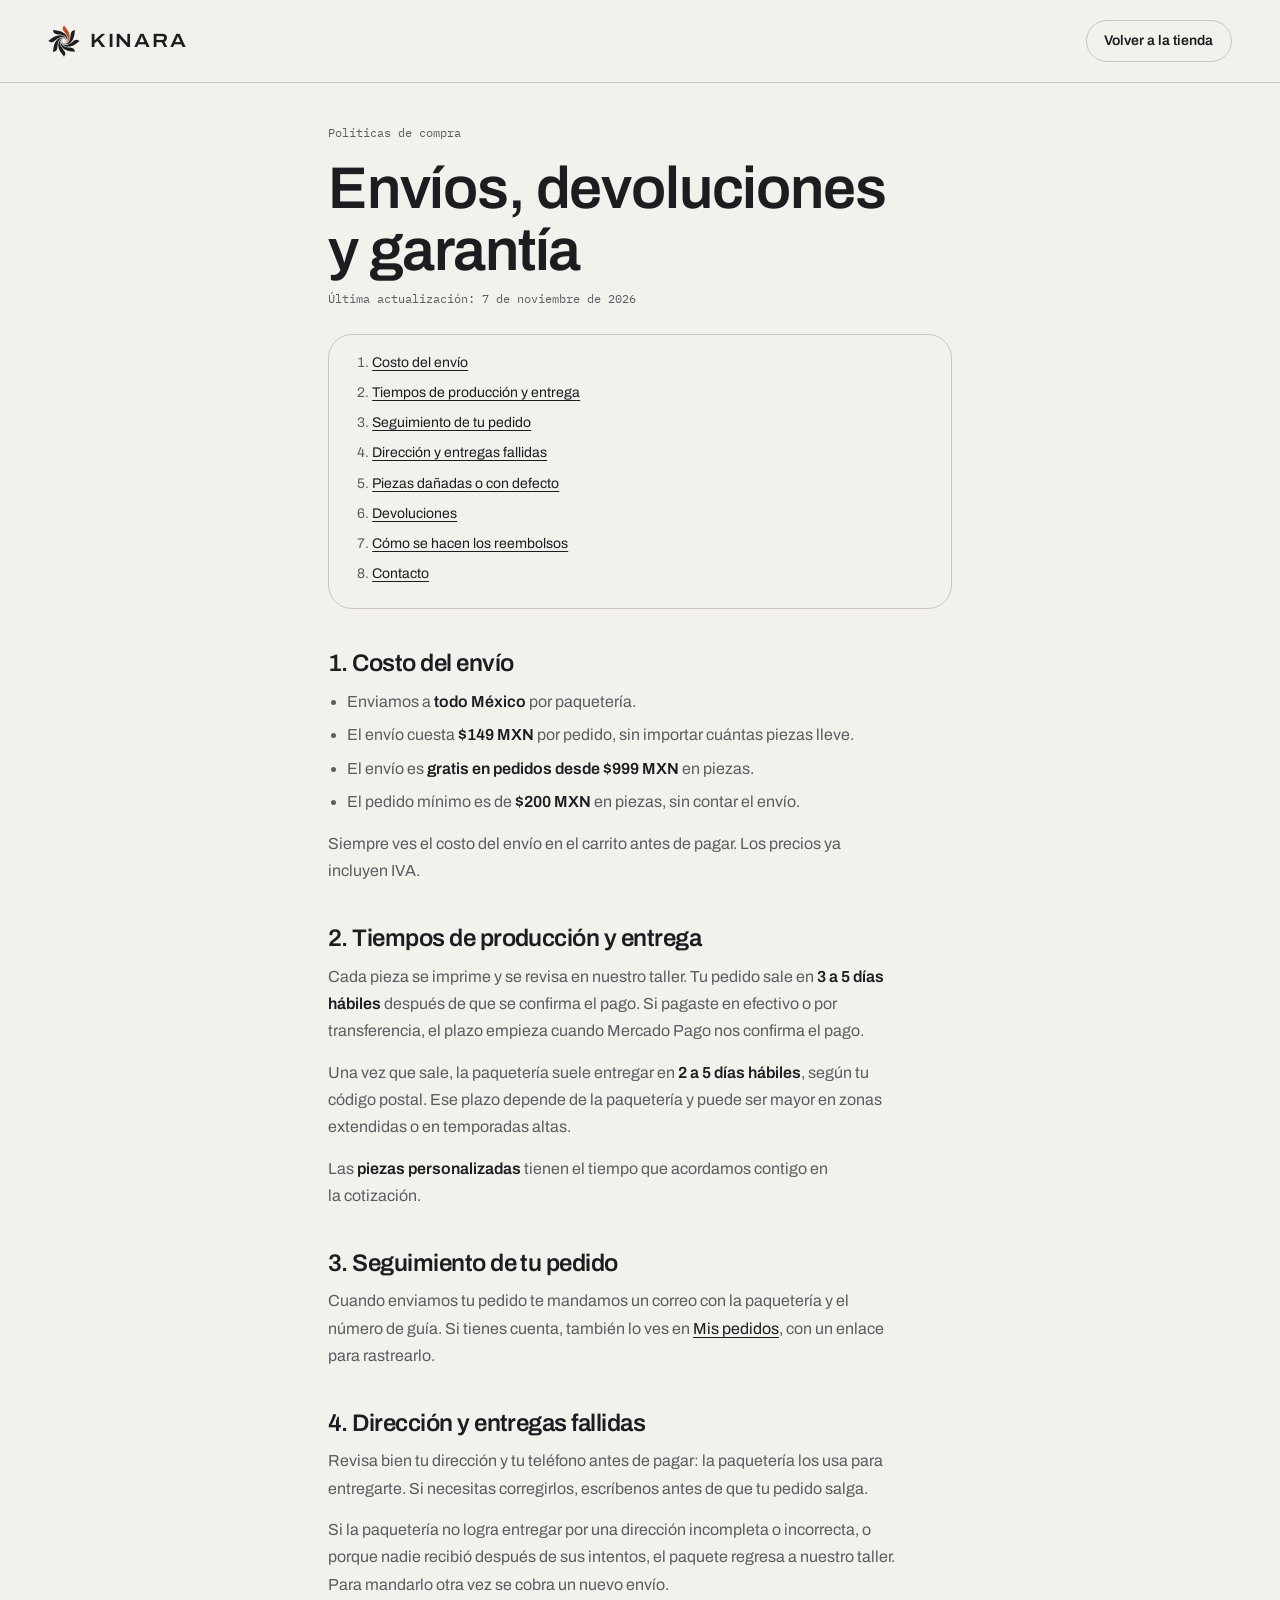
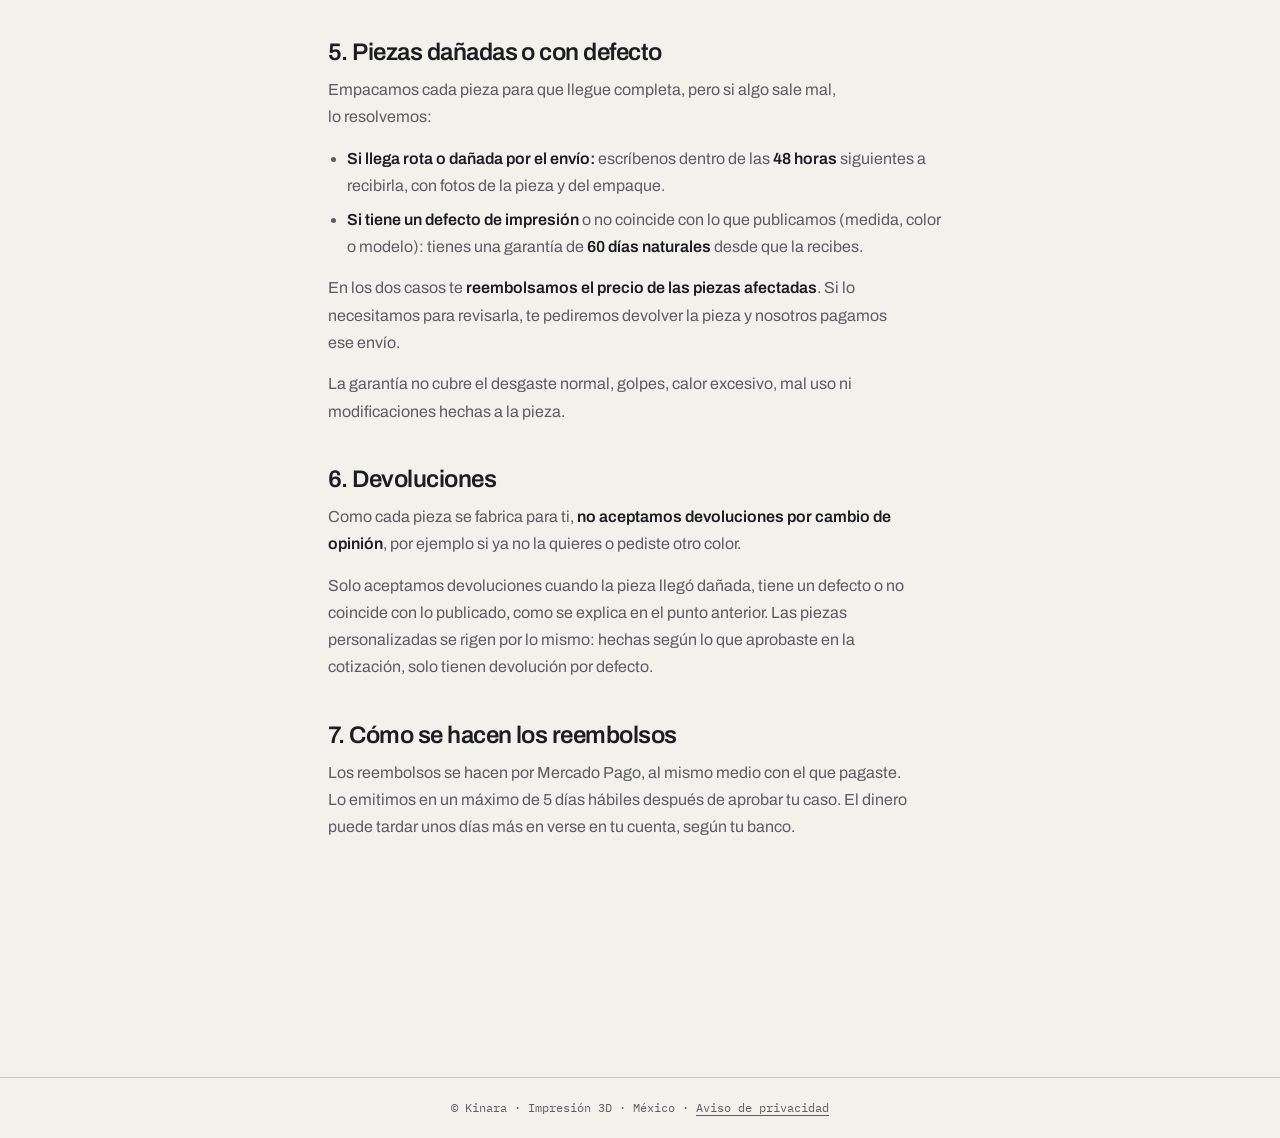
<file: kinara_completo/pages/envios.html>
<!DOCTYPE html>
<!--
  envios — Envíos, devoluciones y garantía
  Los montos de envío salen de ajustes_tienda (sql/09). Si cambian,
  actualizar aquí también y la fecha de actualización.
-->
<html lang="es">
<head>
  <meta charset="UTF-8" />
  <meta name="viewport" content="width=device-width, initial-scale=1.0, viewport-fit=cover" />
  <title>Envíos y devoluciones — Kinara</title>
  <meta name="description" content="Costo y tiempos de envío de Kinara, piezas dañadas o con defecto, devoluciones y reembolsos." />
  <link rel="canonical" href="https://kinaramx.com/pages/envios" />

  <link rel="icon" type="image/svg+xml" href="../assets/images/favicon.svg" />
  <link rel="icon" type="image/png" sizes="32x32" href="../assets/images/favicon-32.png" />
  <link rel="apple-touch-icon" href="../assets/images/apple-touch-icon.png" />
  <meta name="theme-color" content="#f3f1ec" />
  <meta property="og:site_name" content="Kinara" />
  <meta property="og:type" content="website" />
  <meta property="og:locale" content="es_MX" />
  <meta property="og:title" content="Envíos y devoluciones — Kinara" />
  <meta property="og:description" content="Impresión 3D en México: lámparas, herramientas, moldes, juguetes, figuras y piezas personalizadas." />
  <meta property="og:image" content="https://kinaramx.com/assets/images/og-kinara-taller.jpg" />
  <meta property="og:image:width" content="1200" />
  <meta property="og:image:height" content="630" />
  <meta name="twitter:card" content="summary_large_image" />
  <meta name="twitter:image" content="https://kinaramx.com/assets/images/og-kinara-taller.jpg" />
  <link rel="preconnect" href="https://fonts.googleapis.com" />
  <link rel="preconnect" href="https://fonts.gstatic.com" crossorigin />
  <link rel="stylesheet" href="https://fonts.googleapis.com/css2?family=Archivo:wdth,wght@100..125,400..700&family=IBM+Plex+Mono:wght@400;500&display=swap" />
  <link rel="stylesheet" href="../css/variables.css?v=3" />
  <link rel="stylesheet" href="../css/base.css?v=3" />
  <link rel="stylesheet" href="../css/components.css?v=3" />
  <link rel="stylesheet" href="../css/carrito.css?v=3" />
  <link rel="stylesheet" href="../css/cuenta.css?v=3" />
  <link rel="stylesheet" href="../css/movimiento.css?v=3" />
  <!-- Chrome, Edge y Brave descargan la página antes del clic; Safari lo ignora -->
  <script type="speculationrules">{"prefetch":[{"where":{"and":[{"href_matches":"/*"},{"not":{"href_matches":"/pages/admin*"}},{"not":{"selector_matches":"[target=_blank]"}}]},"eagerness":"moderate"}]}</script>
</head>

<body class="pagina-simple">

  <header class="pagina-simple-header cuenta-header">
    <a href="../" class="logo" aria-label="Kinara, volver al inicio">
      <img class="logo-marca" src="../assets/images/logo-kinara-marca.svg" alt="" width="32" height="32" />
      <span class="logo-nombre">KINARA</span>
    </a>
    <a href="../" class="btn-secundario btn-chico">Volver a la tienda</a>
  </header>

  <main class="legal" id="contenido">
    <p class="confirmacion-etiqueta">Políticas de compra</p>
    <h1 class="legal-titulo">Envíos, devoluciones y garantía</h1>
    <p class="legal-fecha">Última actualización: 7 de noviembre de 2026</p>

    <nav class="legal-indice" aria-label="Contenido">
      <ol>
        <li><a href="#costos">Costo del envío</a></li>
        <li><a href="#tiempos">Tiempos de producción y entrega</a></li>
        <li><a href="#seguimiento">Seguimiento de tu pedido</a></li>
        <li><a href="#direccion">Dirección y entregas fallidas</a></li>
        <li><a href="#danos">Piezas dañadas o con defecto</a></li>
        <li><a href="#devoluciones">Devoluciones</a></li>
        <li><a href="#reembolsos">Cómo se hacen los reembolsos</a></li>
        <li><a href="#contacto">Contacto</a></li>
      </ol>
    </nav>

    <section id="costos">
      <h2>1. Costo del envío</h2>
      <ul>
        <li>Enviamos a <strong>todo México</strong> por paquetería.</li>
        <li>El envío cuesta <strong>$149 MXN</strong> por pedido, sin importar cuántas piezas lleve.</li>
        <li>El envío es <strong>gratis en pedidos desde $999 MXN</strong> en piezas.</li>
        <li>El pedido mínimo es de <strong>$200 MXN</strong> en piezas, sin contar el envío.</li>
      </ul>
      <p>Siempre ves el costo del envío en el carrito antes de pagar. Los precios ya incluyen IVA.</p>
    </section>

    <section id="tiempos">
      <h2>2. Tiempos de producción y entrega</h2>
      <p>Cada pieza se imprime y se revisa en nuestro taller. Tu pedido sale en <strong>3 a 5 días hábiles</strong> después de que se confirma el pago. Si pagaste en efectivo o por transferencia, el plazo empieza cuando Mercado Pago nos confirma el pago.</p>
      <p>Una vez que sale, la paquetería suele entregar en <strong>2 a 5 días hábiles</strong>, según tu código postal. Ese plazo depende de la paquetería y puede ser mayor en zonas extendidas o en temporadas altas.</p>
      <p>Las <strong>piezas personalizadas</strong> tienen el tiempo que acordamos contigo en la cotización.</p>
    </section>

    <section id="seguimiento">
      <h2>3. Seguimiento de tu pedido</h2>
      <p>Cuando enviamos tu pedido te mandamos un correo con la paquetería y el número de guía. Si tienes cuenta, también lo ves en <a href="cuenta#pedidos">Mis pedidos</a>, con un enlace para rastrearlo.</p>
    </section>

    <section id="direccion">
      <h2>4. Dirección y entregas fallidas</h2>
      <p>Revisa bien tu dirección y tu teléfono antes de pagar: la paquetería los usa para entregarte. Si necesitas corregirlos, escríbenos antes de que tu pedido salga.</p>
      <p>Si la paquetería no logra entregar por una dirección incompleta o incorrecta, o porque nadie recibió después de sus intentos, el paquete regresa a nuestro taller. Para mandarlo otra vez se cobra un nuevo envío.</p>
    </section>

    <section id="danos">
      <h2>5. Piezas dañadas o con defecto</h2>
      <p>Empacamos cada pieza para que llegue completa, pero si algo sale mal, lo resolvemos:</p>
      <ul>
        <li><strong>Si llega rota o dañada por el envío:</strong> escríbenos dentro de las <strong>48 horas</strong> siguientes a recibirla, con fotos de la pieza y del empaque.</li>
        <li><strong>Si tiene un defecto de impresión</strong> o no coincide con lo que publicamos (medida, color o modelo): tienes una garantía de <strong>60 días naturales</strong> desde que la recibes.</li>
      </ul>
      <p>En los dos casos te <strong>reembolsamos el precio de las piezas afectadas</strong>. Si lo necesitamos para revisarla, te pediremos devolver la pieza y nosotros pagamos ese envío.</p>
      <p>La garantía no cubre el desgaste normal, golpes, calor excesivo, mal uso ni modificaciones hechas a la pieza.</p>
    </section>

    <section id="devoluciones">
      <h2>6. Devoluciones</h2>
      <p>Como cada pieza se fabrica para ti, <strong>no aceptamos devoluciones por cambio de opinión</strong>, por ejemplo si ya no la quieres o pediste otro color.</p>
      <p>Solo aceptamos devoluciones cuando la pieza llegó dañada, tiene un defecto o no coincide con lo publicado, como se explica en el punto anterior. Las piezas personalizadas se rigen por lo mismo: hechas según lo que aprobaste en la cotización, solo tienen devolución por defecto.</p>
    </section>

    <section id="reembolsos">
      <h2>7. Cómo se hacen los reembolsos</h2>
      <p>Los reembolsos se hacen por Mercado Pago, al mismo medio con el que pagaste. Lo emitimos en un máximo de 5 días hábiles después de aprobar tu caso. El dinero puede tardar unos días más en verse en tu cuenta, según tu banco.</p>
    </section>

    <section id="contacto">
      <h2>8. Contacto</h2>
      <p>Para cualquier aclaración escribe a <a href="mailto:hola@kinaramx.com">hola@kinaramx.com</a> con tu número de pedido. Te respondemos en un máximo de 2 días hábiles.</p>
    </section>
  </main>

  <footer class="pagina-simple-footer">© Kinara · Impresión 3D · México · <a href="privacidad" class="footer-legal">Aviso de privacidad</a></footer>
</body>
</html>
</file>
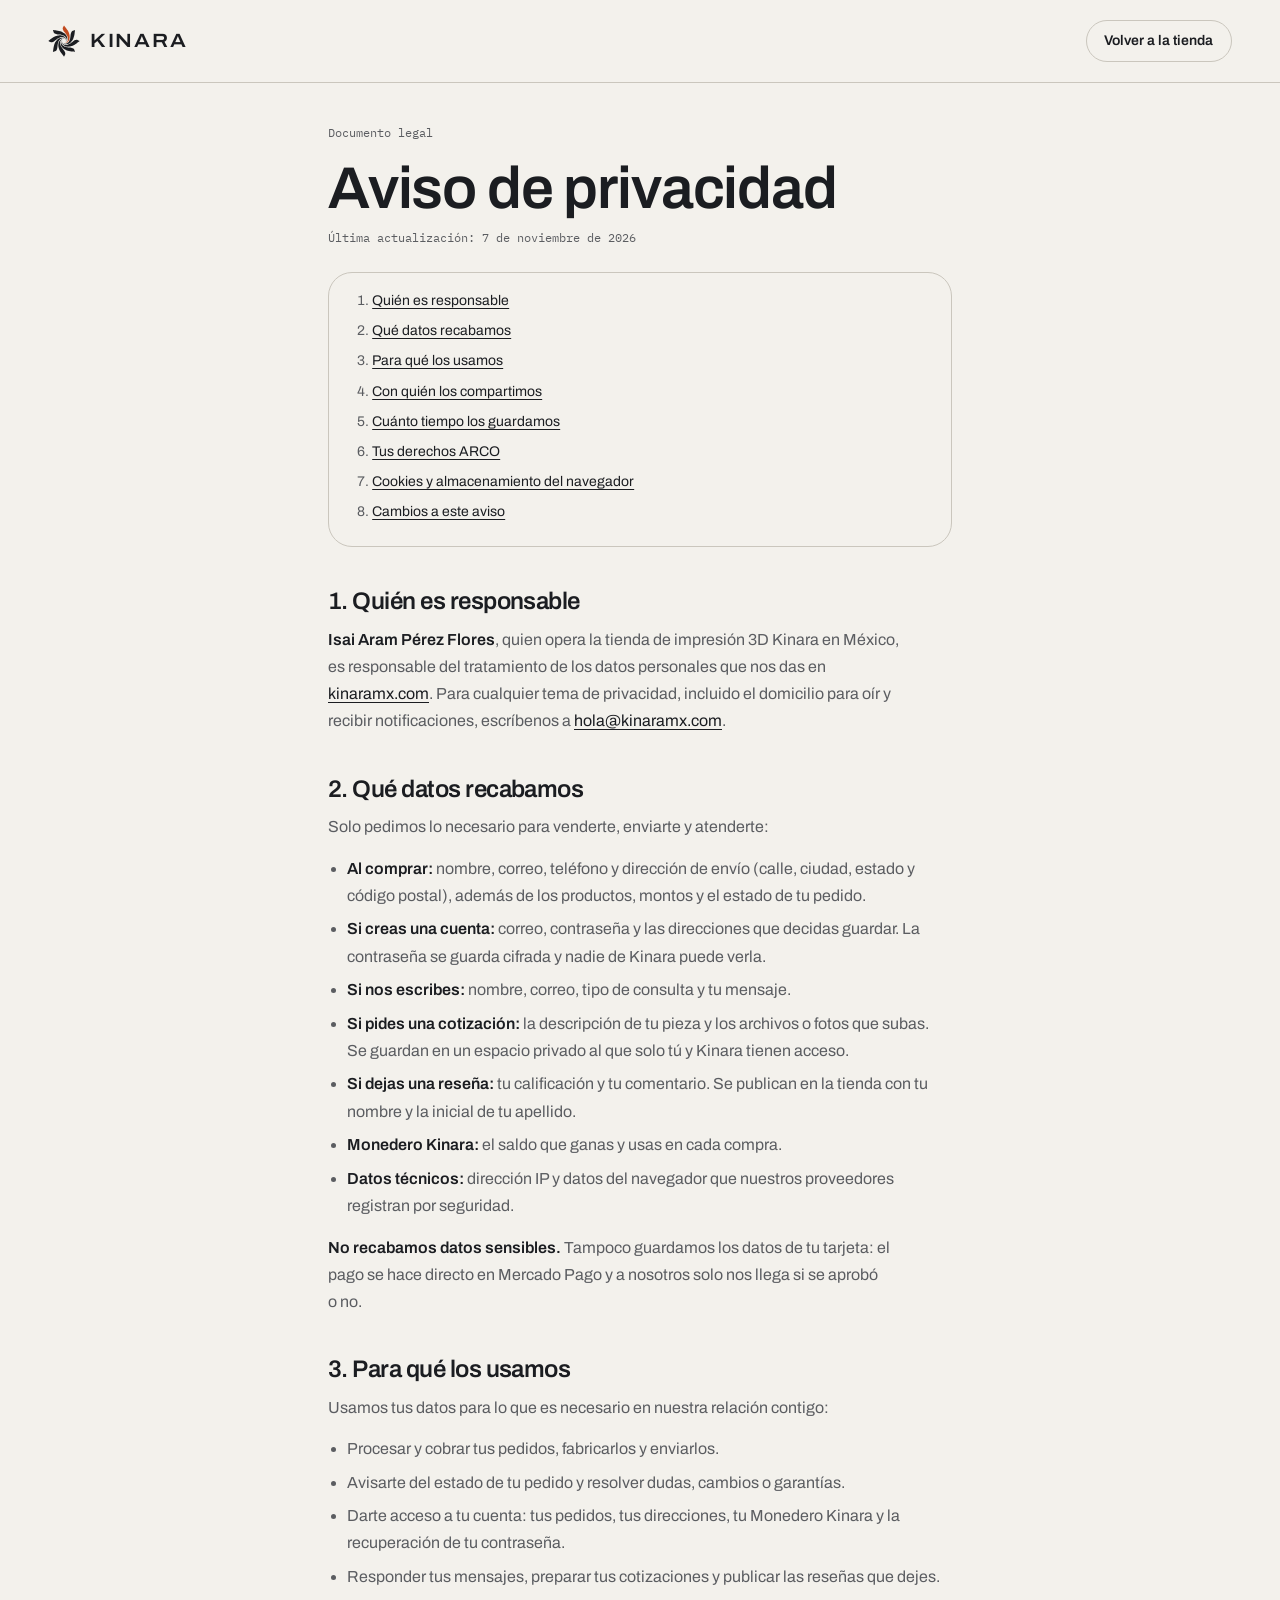
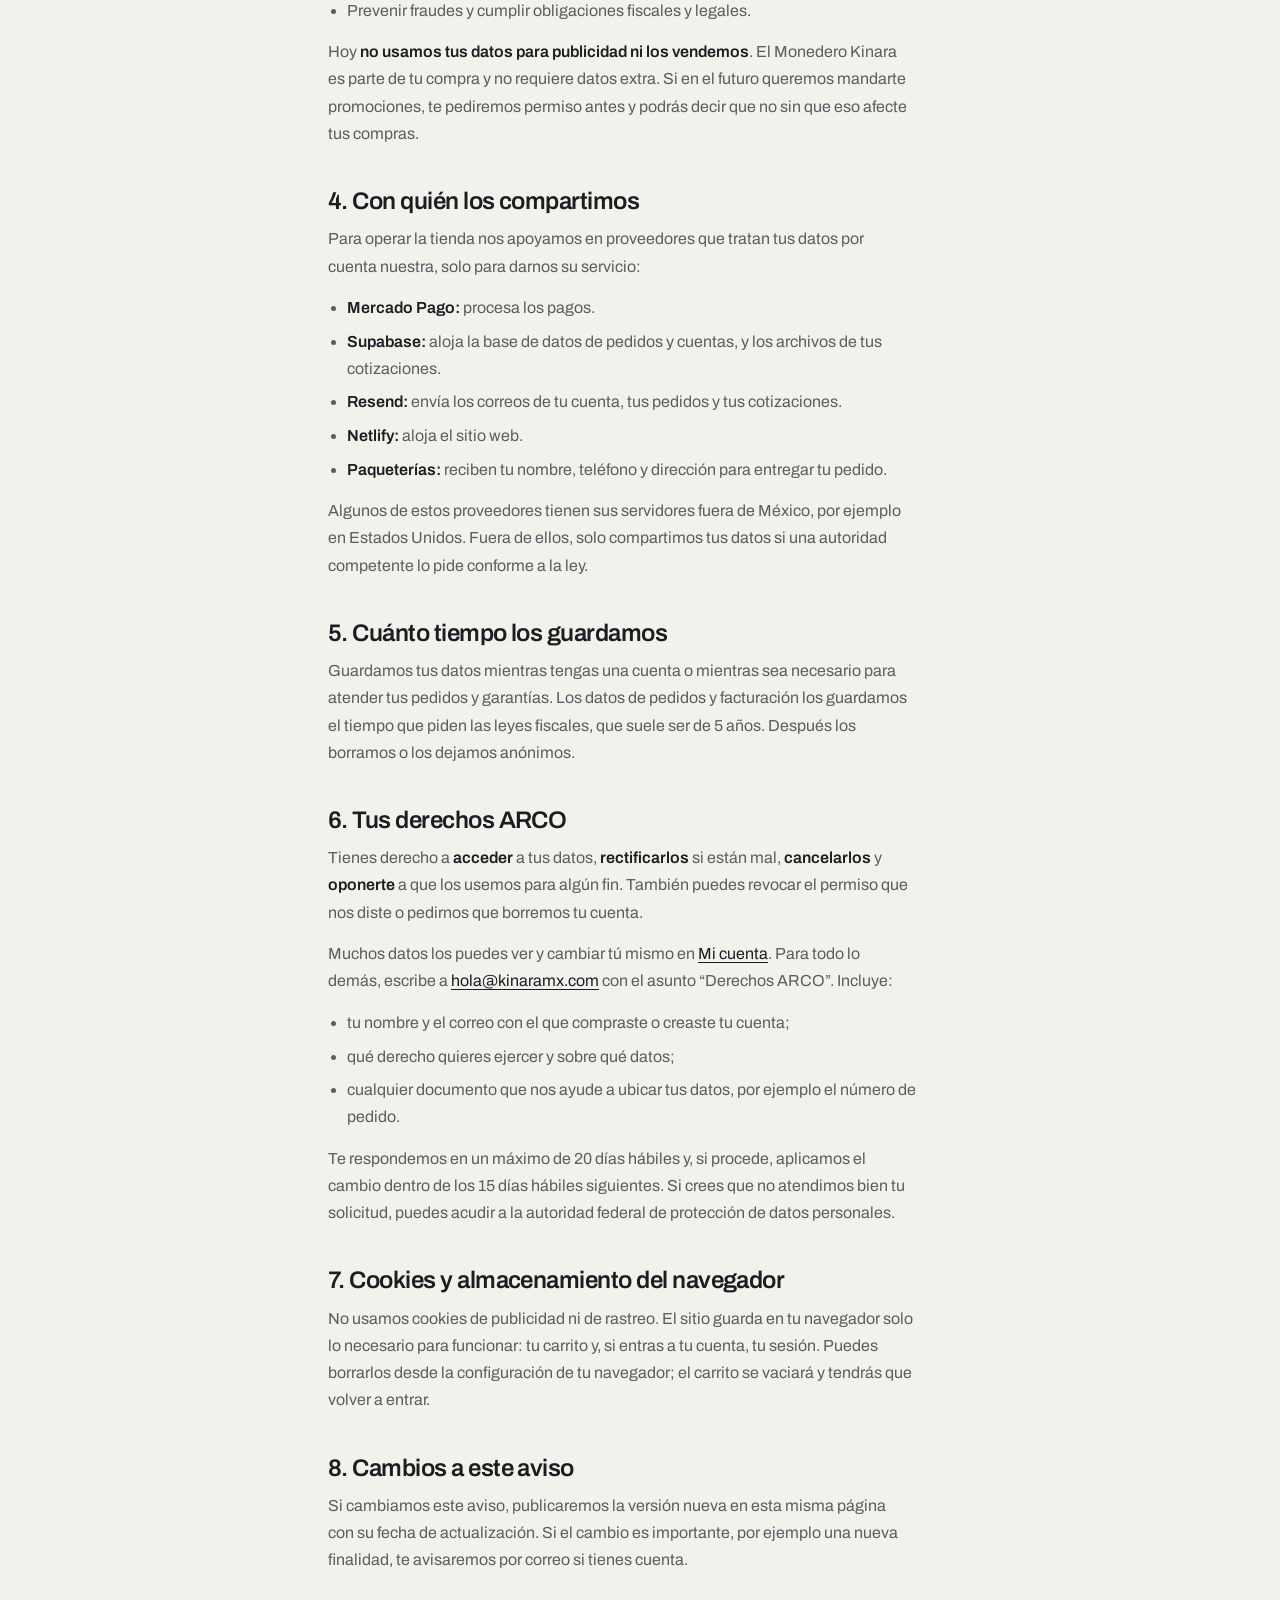
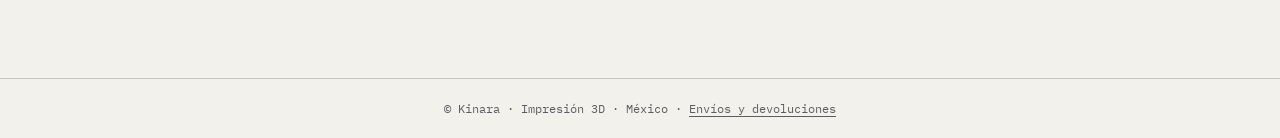
<file: kinara_completo/pages/privacidad.html>
<!DOCTYPE html>
<!--
  privacidad — Aviso de privacidad integral de Kinara
  Basado en la Ley Federal de Protección de Datos Personales en
  Posesión de los Particulares. Si cambia algo de lo que se recaba
  o de los proveedores, actualizar aquí y la fecha de ACTUALIZADO.
-->
<html lang="es">
<head>
  <meta charset="UTF-8" />
  <meta name="viewport" content="width=device-width, initial-scale=1.0, viewport-fit=cover" />
  <title>Aviso de privacidad — Kinara</title>
  <meta name="description" content="Qué datos personales recaba Kinara, para qué los usa, con quién los comparte y cómo ejercer tus derechos ARCO." />
  <link rel="canonical" href="https://kinaramx.com/pages/privacidad" />

  <link rel="icon" type="image/svg+xml" href="../assets/images/favicon.svg" />
  <link rel="icon" type="image/png" sizes="32x32" href="../assets/images/favicon-32.png" />
  <link rel="apple-touch-icon" href="../assets/images/apple-touch-icon.png" />
  <meta name="theme-color" content="#f3f1ec" />
  <meta property="og:site_name" content="Kinara" />
  <meta property="og:type" content="website" />
  <meta property="og:locale" content="es_MX" />
  <meta property="og:title" content="Aviso de privacidad — Kinara" />
  <meta property="og:description" content="Impresión 3D en México: lámparas, herramientas, moldes, juguetes, figuras y piezas personalizadas." />
  <meta property="og:image" content="https://kinaramx.com/assets/images/og-kinara-taller.jpg" />
  <meta property="og:image:width" content="1200" />
  <meta property="og:image:height" content="630" />
  <meta name="twitter:card" content="summary_large_image" />
  <meta name="twitter:image" content="https://kinaramx.com/assets/images/og-kinara-taller.jpg" />
  <link rel="preconnect" href="https://fonts.googleapis.com" />
  <link rel="preconnect" href="https://fonts.gstatic.com" crossorigin />
  <link rel="stylesheet" href="https://fonts.googleapis.com/css2?family=Archivo:wdth,wght@100..125,400..700&family=IBM+Plex+Mono:wght@400;500&display=swap" />
  <link rel="stylesheet" href="../css/variables.css?v=3" />
  <link rel="stylesheet" href="../css/base.css?v=3" />
  <link rel="stylesheet" href="../css/components.css?v=3" />
  <link rel="stylesheet" href="../css/carrito.css?v=3" />
  <link rel="stylesheet" href="../css/cuenta.css?v=3" />
  <link rel="stylesheet" href="../css/movimiento.css?v=3" />
  <!-- Chrome, Edge y Brave descargan la página antes del clic; Safari lo ignora -->
  <script type="speculationrules">{"prefetch":[{"where":{"and":[{"href_matches":"/*"},{"not":{"href_matches":"/pages/admin*"}},{"not":{"selector_matches":"[target=_blank]"}}]},"eagerness":"moderate"}]}</script>
</head>

<body class="pagina-simple">

  <header class="pagina-simple-header cuenta-header">
    <a href="../" class="logo" aria-label="Kinara, volver al inicio">
      <img class="logo-marca" src="../assets/images/logo-kinara-marca.svg" alt="" width="32" height="32" />
      <span class="logo-nombre">KINARA</span>
    </a>
    <a href="../" class="btn-secundario btn-chico">Volver a la tienda</a>
  </header>

  <main class="legal" id="contenido">
    <p class="confirmacion-etiqueta">Documento legal</p>
    <h1 class="legal-titulo">Aviso de privacidad</h1>
    <p class="legal-fecha">Última actualización: 7 de noviembre de 2026</p>

    <nav class="legal-indice" aria-label="Contenido del aviso">
      <ol>
        <li><a href="#responsable">Quién es responsable</a></li>
        <li><a href="#datos">Qué datos recabamos</a></li>
        <li><a href="#finalidades">Para qué los usamos</a></li>
        <li><a href="#terceros">Con quién los compartimos</a></li>
        <li><a href="#conservacion">Cuánto tiempo los guardamos</a></li>
        <li><a href="#arco">Tus derechos ARCO</a></li>
        <li><a href="#navegador">Cookies y almacenamiento del navegador</a></li>
        <li><a href="#cambios">Cambios a este aviso</a></li>
      </ol>
    </nav>

    <section id="responsable">
      <h2>1. Quién es responsable</h2>
      <p><strong>Isai Aram Pérez Flores</strong>, quien opera la tienda de impresión 3D Kinara en México, es responsable del tratamiento de los datos personales que nos das en <a href="https://kinaramx.com">kinaramx.com</a>. Para cualquier tema de privacidad, incluido el domicilio para oír y recibir notificaciones, escríbenos a <a href="mailto:hola@kinaramx.com">hola@kinaramx.com</a>.</p>
    </section>

    <section id="datos">
      <h2>2. Qué datos recabamos</h2>
      <p>Solo pedimos lo necesario para venderte, enviarte y atenderte:</p>
      <ul>
        <li><strong>Al comprar:</strong> nombre, correo, teléfono y dirección de envío (calle, ciudad, estado y código postal), además de los productos, montos y el estado de tu pedido.</li>
        <li><strong>Si creas una cuenta:</strong> correo, contraseña y las direcciones que decidas guardar. La contraseña se guarda cifrada y nadie de Kinara puede verla.</li>
        <li><strong>Si nos escribes:</strong> nombre, correo, tipo de consulta y tu mensaje.</li>
        <li><strong>Si pides una cotización:</strong> la descripción de tu pieza y los archivos o fotos que subas. Se guardan en un espacio privado al que solo tú y Kinara tienen acceso.</li>
        <li><strong>Si dejas una reseña:</strong> tu calificación y tu comentario. Se publican en la tienda con tu nombre y la inicial de tu apellido.</li>
        <li><strong>Monedero Kinara:</strong> el saldo que ganas y usas en cada compra.</li>
        <li><strong>Datos técnicos:</strong> dirección IP y datos del navegador que nuestros proveedores registran por seguridad.</li>
      </ul>
      <p><strong>No recabamos datos sensibles.</strong> Tampoco guardamos los datos de tu tarjeta: el pago se hace directo en Mercado Pago y a nosotros solo nos llega si se aprobó o no.</p>
    </section>

    <section id="finalidades">
      <h2>3. Para qué los usamos</h2>
      <p>Usamos tus datos para lo que es necesario en nuestra relación contigo:</p>
      <ul>
        <li>Procesar y cobrar tus pedidos, fabricarlos y enviarlos.</li>
        <li>Avisarte del estado de tu pedido y resolver dudas, cambios o garantías.</li>
        <li>Darte acceso a tu cuenta: tus pedidos, tus direcciones, tu Monedero Kinara y la recuperación de tu contraseña.</li>
        <li>Responder tus mensajes, preparar tus cotizaciones y publicar las reseñas que dejes.</li>
        <li>Prevenir fraudes y cumplir obligaciones fiscales y legales.</li>
      </ul>
      <p>Hoy <strong>no usamos tus datos para publicidad ni los vendemos</strong>. El Monedero Kinara es parte de tu compra y no requiere datos extra. Si en el futuro queremos mandarte promociones, te pediremos permiso antes y podrás decir que no sin que eso afecte tus compras.</p>
    </section>

    <section id="terceros">
      <h2>4. Con quién los compartimos</h2>
      <p>Para operar la tienda nos apoyamos en proveedores que tratan tus datos por cuenta nuestra, solo para darnos su servicio:</p>
      <ul>
        <li><strong>Mercado Pago:</strong> procesa los pagos.</li>
        <li><strong>Supabase:</strong> aloja la base de datos de pedidos y cuentas, y los archivos de tus cotizaciones.</li>
        <li><strong>Resend:</strong> envía los correos de tu cuenta, tus pedidos y tus cotizaciones.</li>
        <li><strong>Netlify:</strong> aloja el sitio web.</li>
        <li><strong>Paqueterías:</strong> reciben tu nombre, teléfono y dirección para entregar tu pedido.</li>
      </ul>
      <p>Algunos de estos proveedores tienen sus servidores fuera de México, por ejemplo en Estados Unidos. Fuera de ellos, solo compartimos tus datos si una autoridad competente lo pide conforme a la ley.</p>
    </section>

    <section id="conservacion">
      <h2>5. Cuánto tiempo los guardamos</h2>
      <p>Guardamos tus datos mientras tengas una cuenta o mientras sea necesario para atender tus pedidos y garantías. Los datos de pedidos y facturación los guardamos el tiempo que piden las leyes fiscales, que suele ser de 5 años. Después los borramos o los dejamos anónimos.</p>
    </section>

    <section id="arco">
      <h2>6. Tus derechos ARCO</h2>
      <p>Tienes derecho a <strong>acceder</strong> a tus datos, <strong>rectificarlos</strong> si están mal, <strong>cancelarlos</strong> y <strong>oponerte</strong> a que los usemos para algún fin. También puedes revocar el permiso que nos diste o pedirnos que borremos tu cuenta.</p>
      <p>Muchos datos los puedes ver y cambiar tú mismo en <a href="cuenta">Mi cuenta</a>. Para todo lo demás, escribe a <a href="mailto:hola@kinaramx.com">hola@kinaramx.com</a> con el asunto “Derechos ARCO”. Incluye:</p>
      <ul>
        <li>tu nombre y el correo con el que compraste o creaste tu cuenta;</li>
        <li>qué derecho quieres ejercer y sobre qué datos;</li>
        <li>cualquier documento que nos ayude a ubicar tus datos, por ejemplo el número de pedido.</li>
      </ul>
      <p>Te respondemos en un máximo de 20 días hábiles y, si procede, aplicamos el cambio dentro de los 15 días hábiles siguientes. Si crees que no atendimos bien tu solicitud, puedes acudir a la autoridad federal de protección de datos personales.</p>
    </section>

    <section id="navegador">
      <h2>7. Cookies y almacenamiento del navegador</h2>
      <p>No usamos cookies de publicidad ni de rastreo. El sitio guarda en tu navegador solo lo necesario para funcionar: tu carrito y, si entras a tu cuenta, tu sesión. Puedes borrarlos desde la configuración de tu navegador; el carrito se vaciará y tendrás que volver a entrar.</p>
    </section>

    <section id="cambios">
      <h2>8. Cambios a este aviso</h2>
      <p>Si cambiamos este aviso, publicaremos la versión nueva en esta misma página con su fecha de actualización. Si el cambio es importante, por ejemplo una nueva finalidad, te avisaremos por correo si tienes cuenta.</p>
    </section>
  </main>

  <footer class="pagina-simple-footer">© Kinara · Impresión 3D · México · <a href="envios" class="footer-legal">Envíos y devoluciones</a></footer>
</body>
</html>
</file>
<file: kinara_completo/css/variables.css>
/*
 * ============================================================
 * variables.css — Sistema de diseño de Kinara
 * Paleta "Taller": grafito y hueso como base, naranja de filamento
 * para botones y acentos. Los nombres de las variables vienen de
 * paletas anteriores y se conservan para no tocar cada regla:
 * cobalto = grafito de los bloques oscuros, petróleo y bermellón =
 * naranja de botones, ocre = naranja claro sobre oscuro, pino =
 * gris acero, rubor = piedra, salvia = gris cálido.
 * ============================================================
 */

/* Archivo para títulos y texto; IBM Plex Mono para datos técnicos.
   Las fuentes se cargan con <link> en cada página: @import retrasa el primer pintado */

:root {
  /* === COLORES DE MARCA === */
  --hueso:     #f3f1ec;
  --tinta:     #1b1d21;
  --cobalto:   #25282e;
  --bermellon: #c24a1f;
  --petroleo: #c24a1f;        /* botones principales */
  --petroleo-hondo: #9e3d18;  /* botones al pasar el cursor */
  --ocre:      #f2a577;
  --pino:      #4a4d52;
  --rubor:     #e3ded4;
  --salvia:    #9c978b;
  --terracota: #e07a4f;

  /* === UN COLOR POR CATEGORÍA === */
  --filamento-lampara:     var(--terracota);
  --filamento-herramienta: var(--cobalto);
  --filamento-molde:       var(--salvia);
  --filamento-juguete:     var(--bermellon);
  --filamento-figura:      var(--rubor);

  /* === ESTADOS === */
  --color-exito: #3d6b4f;
  --color-error: #a3402f;
  --color-aviso: #7a5a2c;

  /* === TIPOGRAFÍA === */
  --fuente-display: 'Archivo', system-ui, sans-serif;
  --fuente-cuerpo:  'Archivo', system-ui, sans-serif;
  --fuente-mono:    'IBM Plex Mono', ui-monospace, monospace;

  --texto-xs:   0.75rem;
  --texto-sm:   0.875rem;
  --texto-base: 1rem;
  --texto-lg:   1.125rem;
  --texto-xl:   1.5rem;
  --texto-2xl:  clamp(1.75rem, 3vw, 2.25rem);
  --texto-3xl:  clamp(2.1rem, 4.6vw, 3.9rem);
  --texto-4xl:  clamp(2.6rem, 6.2vw, 5.4rem);

  /* === ESPACIADO === */
  --espacio-xs:  0.5rem;
  --espacio-sm:  1rem;
  --espacio-md:  1.5rem;
  --espacio-lg:  2.5rem;
  --espacio-xl:  4rem;
  --espacio-2xl: 6rem;
  --espacio-3xl: clamp(5rem, 10vw, 8.5rem);

  /* === RADIOS: TODO SUAVE, SIN ESQUINAS === */
  --radio-sm:   12px;
  --radio-md:   18px;
  --radio-lg:   24px;
  --radio-full: 999px; /* botones y controles: siempre redondos */

  /* === TRANSICIONES === */
  --curva-salida: cubic-bezier(0.16, 1, 0.3, 1);
  --transicion-rapida: 0.2s ease;
  --transicion-normal: 0.35s var(--curva-salida);
  --transicion-lenta:  0.8s var(--curva-salida);

  /* === SOMBRAS TEÑIDAS CON LA TINTA === */
  --sombra-md: 0 14px 40px rgba(27, 29, 33, 0.16);
  --sombra-lg: 0 28px 80px rgba(27, 29, 33, 0.28);

  /* === CAPAS === */
  --capa-header: 100;
  --capa-menu: 110;
  --capa-overlay: 200;
  --capa-drawer: 210;
  --capa-toast: 300;

  /* === LAYOUT === */
  --ancho-maximo: 1360px;
  /* En horizontal, el texto no se mete bajo la muesca del iPhone */
  --padding-lateral: max(clamp(1rem, 4vw, 3rem), env(safe-area-inset-left, 0px), env(safe-area-inset-right, 0px));
  --altura-header: 72px;
}

/* === TEMA CLARO: LA BASE, Y LO QUE VUELVE A PAPEL DENTRO DE UN BLOQUE DE COLOR ===
   Los nombres vienen del tema oscuro original: --color-negro es el fondo
   y --color-blanco el texto, sea cual sea el tema. */
:root,
.formulario {
  --color-negro:      var(--hueso);
  --color-grafito:    #f9f8f5;
  --color-grafito-2:  #e6e3dc;
  --color-borde:      #cac6bd;
  --color-blanco:     var(--tinta);
  --color-blanco-dim: #5b5d61;
  --color-acento:        var(--petroleo);
  --color-acento-luz:    var(--petroleo-hondo);
  --color-acento-oscuro: var(--petroleo);
  --acento-logo:      var(--bermellon);
}

/* === TEMA OSCURO: BLOQUES DE COLOR. EL BOTÓN PRINCIPAL PASA A HUESO === */
#header:not(.solido),
#hero,
#materiales,
#figuras,
#contacto,
#footer,
.categoria-medida {
  --color-negro:      var(--tinta);
  --color-grafito:    #1a1c20;
  --color-grafito-2:  #2b2e34;
  --color-borde:      rgba(243, 241, 236, 0.3);
  --color-blanco:     var(--hueso);
  --color-blanco-dim: rgba(243, 241, 236, 0.86);
  --color-acento:     var(--hueso);
  --color-acento-luz: #ffffff;
  --acento-logo:      var(--ocre);
  color: var(--color-blanco);
}
</file>
<file: kinara_completo/css/base.css>
/*
 * ============================================================
 * base.css — Reset y estilos globales de Kinara
 * ============================================================
 */

*,
*::before,
*::after {
  box-sizing: border-box;
  margin: 0;
  padding: 0;
}

html {
  scroll-behavior: smooth;
  font-size: 16px;
  background-color: var(--color-negro);
  -webkit-text-size-adjust: 100%;
  text-size-adjust: 100%;
  -webkit-tap-highlight-color: transparent;
}

body {
  background-color: var(--color-negro);
  color: var(--color-blanco);
  font-family: var(--fuente-cuerpo);
  font-weight: 400;
  line-height: 1.6;
  -webkit-font-smoothing: antialiased;
  -moz-osx-font-smoothing: grayscale;
  /* clip y no hidden: hidden rompería el position: sticky del hero */
  overflow-x: clip;
}

h1, h2, h3, h4, h5, h6 {
  font-family: var(--fuente-display);
  font-weight: 600;
  line-height: 1.05;
  letter-spacing: -0.022em;
  text-wrap: balance;
}

p {
  color: var(--color-blanco-dim);
  text-wrap: pretty;
}

a {
  text-decoration: none;
  color: inherit;
  transition: color var(--transicion-rapida);
}

img, svg, canvas {
  display: block;
  max-width: 100%;
}

img { object-fit: cover; }
ul, ol { list-style: none; }

button {
  background: none;
  border: none;
  font: inherit;
  color: inherit;
  cursor: pointer;
}

input, select, textarea { font: inherit; }

/* Sin esto el toque espera un posible doble toque en algunos navegadores */
a, button, input, select, textarea, label { touch-action: manipulation; }

/* iOS y Android dibujan sus propios campos: los dejo iguales en todos */
input, textarea, select {
  -webkit-appearance: none;
  appearance: none;
  border-radius: 0;
}

select {
  padding-right: 2.25rem !important;
  background-image: url("data:image/svg+xml,%3Csvg xmlns='http://www.w3.org/2000/svg' width='12' height='8' fill='none' stroke='%2314161a' stroke-width='1.6'%3E%3Cpath d='M1 1.5 6 6.5 11 1.5'/%3E%3C/svg%3E");
  background-repeat: no-repeat;
  background-position: right 0.8rem center;
}

section[id] { scroll-margin-top: calc(var(--altura-header) + 8px); }

:focus-visible {
  outline: 3px solid var(--color-acento-luz);
  outline-offset: 3px;
  border-radius: 4px;
}

::selection {
  background-color: var(--color-acento);
  color: var(--color-negro);
}

.skip-link {
  position: fixed;
  top: -100px;
  left: 16px;
  z-index: var(--capa-toast);
  padding: 12px 20px;
  background: var(--color-blanco);
  color: var(--color-negro);
  border-radius: var(--radio-sm);
  font-weight: 600;
}

.skip-link:focus { top: 16px; }

.contenedor {
  width: 100%;
  max-width: var(--ancho-maximo);
  margin: 0 auto;
  padding: 0 var(--padding-lateral);
}

.seccion { padding: var(--espacio-3xl) 0; }

/* Etiqueta técnica de sección */
.etiqueta-seccion {
  display: inline-flex;
  align-items: center;
  gap: 0.6rem;
  font-family: var(--fuente-mono);
  font-size: var(--texto-xs);
  font-weight: 500;
  color: var(--color-blanco);
}

/* Numero las secciones como las hojas de una ficha técnica */
body { counter-reset: hoja; }

.seccion .etiqueta-seccion::before {
  counter-increment: hoja;
  content: counter(hoja, decimal-leading-zero) ' /';
}

.titulo-seccion {
  font-size: var(--texto-3xl);
  font-stretch: 108%;
  letter-spacing: -0.028em;
  margin-top: var(--espacio-sm);
}

/* Solo oculto para animar si hay JavaScript: sin él, todo se ve */
.js .reveal {
  opacity: 0;
  transform: translateY(26px);
  transition: opacity var(--transicion-lenta), transform var(--transicion-lenta);
}

.js .reveal.visible {
  opacity: 1;
  transform: none;
}

::-webkit-scrollbar { width: 10px; }
::-webkit-scrollbar-track { background: var(--color-negro); }
::-webkit-scrollbar-thumb {
  background: var(--color-borde);
  border: 2px solid var(--color-negro);
}
::-webkit-scrollbar-thumb:hover { background: var(--color-acento); }

@media (prefers-reduced-motion: reduce) {
  html { scroll-behavior: auto; }

  *, *::before, *::after {
    animation-duration: 0.01ms !important;
    animation-iteration-count: 1 !important;
    transition-duration: 0.01ms !important;
  }

  .js .reveal { opacity: 1; transform: none; }
}
</file>
<file: kinara_completo/css/components.css>
/*
 * ============================================================
 * components.css — Componentes reutilizables de Kinara
 * Header, botones, badges, tarjetas de producto y footer.
 * ============================================================
 */

/* -------------------------------------------------------
   HEADER
   ------------------------------------------------------- */
#header {
  position: fixed;
  top: 0;
  left: 0;
  right: 0;
  z-index: var(--capa-header);
  height: calc(var(--altura-header) + env(safe-area-inset-top, 0px));
  padding-top: env(safe-area-inset-top, 0px);
  display: flex;
  align-items: center;
  border-bottom: 1px solid transparent;
  transition: background-color var(--transicion-normal), border-color var(--transicion-normal);
}

/* Arriba: barra de ancho completo sobre el hero.
   Al hacer scroll: cápsula flotante de papel translúcido. */
.header-inner {
  display: flex;
  align-items: center;
  justify-content: space-between;
  gap: var(--espacio-md);
  width: 100%;
  max-width: var(--ancho-maximo);
  height: 100%;
  margin: 0 auto;
  padding: 0 var(--padding-lateral);
  border-radius: 0;
  transition: max-width 0.5s var(--curva-salida), height 0.5s var(--curva-salida),
              padding 0.5s var(--curva-salida), border-radius 0.5s var(--curva-salida),
              background-color 0.35s ease, box-shadow 0.35s ease;
}

#header.solido .header-inner {
  max-width: min(1180px, calc(100% - 2 * clamp(0.6rem, 2vw, 1.5rem)));
  height: 60px;
  padding: 0 0.5rem 0 clamp(1rem, 2vw, 1.4rem);
  border-radius: var(--radio-full);
  /* Casi opaco y sin backdrop-filter: el desenfoque se recalculaba en cada cuadro del scroll */
  background-color: rgba(243, 241, 236, 0.95);
  box-shadow: 0 12px 34px rgba(27, 29, 33, 0.16), inset 0 0 0 1px rgba(27, 29, 33, 0.08);
}

#header.solido .logo-marca { width: 28px; height: 28px; }

@media (prefers-reduced-motion: reduce) {
  .header-inner { transition: none; }
}

.logo {
  display: inline-flex;
  align-items: center;
  gap: 0.6rem;
}

.logo-marca {
  width: 32px;
  height: 32px;
  flex-shrink: 0;
  fill: currentColor;
  color: var(--color-blanco);
  transition: transform 0.7s var(--curva-salida);
}


.logo-nombre {
  font-family: var(--fuente-display);
  font-size: 1.2rem;
  font-weight: 600;
  font-stretch: 115%;
  letter-spacing: 0.1em;
  color: var(--color-blanco);
}

.nav-principal {
  display: flex;
  align-items: center;
  gap: 0.25rem;
}

.nav-link {
  white-space: nowrap;
  padding: 0.5rem 0.85rem;
  border-radius: var(--radio-full);
  font-size: var(--texto-sm);
  font-weight: 500;
  color: var(--color-blanco-dim);
  transition: color var(--transicion-rapida), background-color var(--transicion-rapida);
}


.nav-link.activo {
  color: var(--color-blanco);
  text-decoration: underline;
  text-underline-offset: 6px;
}

.header-acciones {
  display: flex;
  align-items: center;
  gap: 0.5rem;
}

.btn-icono {
  position: relative;
  width: 44px;
  height: 44px;
  display: inline-flex;
  align-items: center;
  justify-content: center;
  border-radius: var(--radio-full);
  color: var(--color-blanco);
  transition: background-color var(--transicion-rapida), transform var(--transicion-rapida);
}

.btn-icono:active { transform: scale(0.94); }

#carrito-contador {
  display: none;
  position: absolute;
  top: 3px;
  right: 1px;
  min-width: 18px;
  height: 18px;
  padding: 0 4px;
  border-radius: 50%;
  background-color: var(--color-acento);
  color: var(--color-negro);
  font-family: var(--fuente-mono);
  font-size: 0.68rem;
  font-weight: 500;
  align-items: center;
  justify-content: center;
}

.btn-menu { display: none; }

/* Menú de pantalla completa en celular */
#menu-movil {
  position: fixed;
  inset: 0;
  z-index: var(--capa-menu);
  display: flex;
  flex-direction: column;
  justify-content: center;
  gap: 0.25rem;
  overflow-y: auto;
  overscroll-behavior: contain;
  padding: var(--altura-header) var(--padding-lateral) max(var(--espacio-lg), env(safe-area-inset-bottom, 0px));
  background-color: var(--color-negro);
  visibility: hidden;
  opacity: 0;
  transform: translateY(-10px);
  transition: opacity var(--transicion-rapida), transform var(--transicion-normal), visibility var(--transicion-rapida);
}

#menu-movil.abierto {
  visibility: visible;
  opacity: 1;
  transform: none;
}

#menu-movil a:not(.btn-primario) {
  padding: 0.4rem 0;
  font-size: 2.2rem;
  font-weight: 600;
  letter-spacing: -0.025em;
  line-height: 1.15;
}

#menu-movil .btn-primario { margin-top: var(--espacio-md); justify-content: center; }

#menu-movil-cerrar {
  position: absolute;
  top: 16px;
  right: var(--padding-lateral);
}

/* -------------------------------------------------------
   BOTONES
   ------------------------------------------------------- */
.btn-primario,
.btn-secundario {
  display: inline-flex;
  align-items: center;
  justify-content: center;
  gap: 0.55rem;
  min-height: 48px;
  padding: 0.75rem 1.5rem;
  border-radius: var(--radio-full);
  font-family: var(--fuente-cuerpo);
  font-size: 0.97rem;
  font-weight: 600;
  white-space: nowrap;
  transition: background-color var(--transicion-rapida), color var(--transicion-rapida),
              border-color var(--transicion-rapida), transform var(--transicion-rapida);
}

.btn-primario {
  background-color: var(--color-acento);
  color: var(--color-negro);
}

.btn-secundario {
  border: 1px solid var(--color-borde);
  color: var(--color-blanco);
}

.btn-primario:active,
.btn-secundario:active { transform: scale(0.97); }

.btn-primario:disabled,
.btn-secundario:disabled {
  opacity: 0.55;
  cursor: not-allowed;
  transform: none;
}

.btn-chico {
  min-height: 42px;
  padding: 0.5rem 1.1rem;
  font-size: var(--texto-sm);
}

/* -------------------------------------------------------
   BADGE DE STOCK
   ------------------------------------------------------- */
.badge-stock {
  display: inline-flex;
  align-items: center;
  gap: 6px;
  padding: 3px 10px;
  border-radius: var(--radio-full);
  background-color: rgba(243, 241, 236, 0.92);
  font-family: var(--fuente-mono);
  font-size: 0.7rem;
  line-height: 1.5;
}

.badge-stock .punto {
  width: 6px;
  height: 6px;
  border-radius: 50%;
  background-color: currentColor;
  flex-shrink: 0;
}

.badge-disponible { color: var(--color-exito); }
.badge-pocas      { color: var(--color-aviso); }
.badge-agotado    { color: var(--color-error); }

/* -------------------------------------------------------
   PIEZA ILUSTRADA
   Mientras no haya foto, cada tarjeta muestra el dibujo técnico
   de su categoría en tinta, sobre un tono de su color.
   ------------------------------------------------------- */
.cama {
  --filamento: var(--bermellon);
  position: relative;
  overflow: hidden;
  background-color: var(--color-grafito-2);
  background-color: color-mix(in srgb, var(--filamento) 26%, var(--hueso));
}

.pieza-svg {
  width: 100%;
  height: 100%;
  color: var(--tinta);
  fill: none;
  stroke: currentColor;
  stroke-width: 1.4;
  stroke-linecap: round;
  stroke-linejoin: round;
  transition: transform 0.6s var(--curva-salida);
}

[data-categoria="Lámparas"]     { --filamento: var(--filamento-lampara); }
[data-categoria="Herramientas"] { --filamento: var(--filamento-herramienta); }
[data-categoria="Moldes"]       { --filamento: var(--filamento-molde); }
[data-categoria="Juguetes"]     { --filamento: var(--filamento-juguete); }
[data-categoria="Figuras"]      { --filamento: var(--filamento-figura); }

/* -------------------------------------------------------
   TARJETAS DE PRODUCTO
   ------------------------------------------------------- */
.tarjeta-producto {
  display: flex;
  flex-direction: column;
  min-width: 0;
  background-color: var(--color-negro);
}

.tarjeta-imagen {
  position: relative;
  display: block;
  width: 100%;
  aspect-ratio: 1 / 1;
  text-align: left;
}

.tarjeta-imagen .pieza-svg {
  position: absolute;
  inset: 21%;
  width: 58%;
  height: 58%;
}

.tarjeta-imagen img {
  position: absolute;
  inset: 0;
  width: 100%;
  height: 100%;
  transition: transform 0.6s var(--curva-salida);
}

.tarjeta-badge {
  position: absolute;
  top: 0.75rem;
  left: 0.75rem;
  z-index: 2;
}

.tarjeta-nuevo {
  position: absolute;
  top: 0.75rem;
  right: 0.75rem;
  z-index: 2;
  padding: 3px 10px;
  border-radius: var(--radio-full);
  background-color: var(--color-acento);
  color: var(--color-negro);
  font-family: var(--fuente-mono);
  font-size: 0.7rem;
  font-weight: 500;
  line-height: 1.5;
}

.tarjeta-cuerpo {
  flex: 1;
  display: flex;
  flex-direction: column;
  gap: 0.35rem;
  padding: 1rem 1rem 0.8rem;
}

.tarjeta-coleccion {
  font-family: var(--fuente-mono);
  font-size: 0.72rem;
  color: var(--color-blanco-dim);
}

.tarjeta-nombre {
  font-size: 1.22rem;
  font-weight: 600;
  line-height: 1.15;
  letter-spacing: -0.015em;
  text-align: left;
  transition: color var(--transicion-rapida);
}

.tarjeta-descripcion {
  font-size: var(--texto-sm);
  line-height: 1.5;
  display: -webkit-box;
  -webkit-line-clamp: 2;
  -webkit-box-orient: vertical;
  overflow: hidden;
}

.tarjeta-materiales {
  display: flex;
  flex-wrap: wrap;
  gap: 4px;
  margin-top: 0.25rem;
}

.chip-material {
  padding: 1px 8px;
  border: 1px solid var(--color-borde);
  border-radius: var(--radio-full);
  font-family: var(--fuente-mono);
  font-size: 0.68rem;
  color: var(--color-blanco-dim);
}

.tarjeta-pie {
  display: flex;
  align-items: center;
  justify-content: space-between;
  gap: 0.5rem;
  margin: auto 1rem 0;
  padding: 0.7rem 0 1rem;
  border-top: 1px solid var(--color-borde);
}

.tarjeta-precio {
  font-size: 1.22rem;
  font-weight: 600;
  font-variant-numeric: tabular-nums;
  letter-spacing: -0.01em;
}

.tarjeta-precio small {
  margin-left: 3px;
  font-family: var(--fuente-mono);
  font-size: 0.68rem;
  font-weight: 400;
  color: var(--color-blanco-dim);
}

.tarjeta-agotado {
  font-size: var(--texto-sm);
  color: var(--color-error);
}

/* Estados del catálogo */
.tarjeta-esqueleto {
  aspect-ratio: 3 / 4.3;
  border-radius: var(--radio-lg);
  background-color: var(--color-grafito);
  animation: esqueleto 1.5s ease infinite;
}

@keyframes esqueleto {
  0%, 100% { opacity: 0.45; }
  50%      { opacity: 0.85; }
}

.catalogo-mensaje {
  grid-column: 1 / -1;
  padding: var(--espacio-xl) var(--espacio-md);
  border: 1px dashed var(--color-borde);
  border-radius: var(--radio-lg);
  text-align: center;
}

.catalogo-mensaje h3 { font-size: var(--texto-xl); margin-bottom: 0.5rem; }
.catalogo-mensaje .btn-secundario,
.catalogo-mensaje .btn-primario { margin-top: var(--espacio-md); }

/* -------------------------------------------------------
   DETALLE DE PRODUCTO (panel lateral)
   ------------------------------------------------------- */
#drawer-overlay {
  position: fixed;
  inset: 0;
  z-index: var(--capa-overlay);
  background: rgba(27, 29, 33, 0.55);
  opacity: 0;
  transition: opacity 0.3s ease;
}

#drawer-overlay.visible { opacity: 1; }

#producto-drawer {
  position: fixed;
  top: 0;
  right: 0;
  bottom: 0;
  z-index: var(--capa-drawer);
  width: min(500px, 100%);
  overflow-y: auto;
  overscroll-behavior: contain;
  padding: var(--espacio-md);
  background: var(--color-grafito);
  border-left: 1px solid var(--color-borde);
  transform: translateX(100%);
  transition: transform 0.4s var(--curva-salida);
}

#producto-drawer.abierto { transform: none; }

.detalle-cerrar {
  position: absolute;
  top: 0.75rem;
  right: 0.75rem;
  z-index: 2;
  background-color: rgba(243, 241, 236, 0.9);
}

.detalle-imagen {
  position: relative;
  aspect-ratio: 1 / 1;
  margin-bottom: var(--espacio-md);
  border-radius: var(--radio-md);
  background-color: var(--color-negro);
}

.detalle-imagen .pieza-svg {
  position: absolute;
  inset: 22%;
  width: 56%;
  height: 56%;
}

.detalle-imagen img {
  position: absolute;
  inset: 0;
  width: 100%;
  height: 100%;
}

.detalle-galeria {
  display: flex;
  gap: 0.5rem;
  margin: calc(var(--espacio-md) * -0.5) 0 var(--espacio-md);
  overflow-x: auto;
}

.detalle-galeria button {
  flex: none;
  width: 64px;
  height: 64px;
  padding: 0;
  border: 2px solid transparent;
  border-radius: var(--radio-sm);
  background: var(--color-grafito-2);
  overflow: hidden;
  cursor: pointer;
  opacity: 0.7;
  transition: opacity var(--transicion-rapida), border-color var(--transicion-rapida);
}

.detalle-galeria button:hover { opacity: 1; }
.detalle-galeria button[aria-current] { border-color: var(--color-blanco); opacity: 1; }
.detalle-galeria img { width: 100%; height: 100%; display: block; }

.detalle-titulo {
  margin: 0.35rem 0 0.75rem;
  font-size: clamp(2rem, 6vw, 2.6rem);
}

.detalle-descripcion { margin: 1rem 0 1.25rem; line-height: 1.65; }

.detalle-specs { border-top: 1px solid var(--color-borde); }

.detalle-specs > div {
  display: flex;
  justify-content: space-between;
  gap: 1.5rem;
  padding: 0.7rem 0;
  border-bottom: 1px solid var(--color-borde);
  font-size: var(--texto-sm);
}

.detalle-specs dt {
  font-family: var(--fuente-mono);
  font-size: 0.74rem;
  color: var(--color-blanco-dim);
}

.detalle-specs dd { text-align: right; }

.detalle-compra {
  position: sticky;
  bottom: calc(var(--espacio-md) * -1);
  display: flex;
  align-items: center;
  justify-content: space-between;
  gap: 1rem;
  margin: var(--espacio-md) calc(var(--espacio-md) * -1) calc(var(--espacio-md) * -1);
  padding: 1rem var(--espacio-md) max(1rem, env(safe-area-inset-bottom, 0px));
  background-color: var(--color-grafito-2);
}

.detalle-precio {
  font-size: 1.7rem;
  font-weight: 600;
  font-variant-numeric: tabular-nums;
  white-space: nowrap;
}

.detalle-precio small {
  font-family: var(--fuente-mono);
  font-size: 0.7rem;
  font-weight: 400;
  color: var(--color-blanco-dim);
}

/* -------------------------------------------------------
   FOOTER
   ------------------------------------------------------- */
#footer {
  position: relative;
  overflow: hidden;
  padding: var(--espacio-2xl) 0 var(--espacio-md);
  background-color: var(--tinta);
  color: var(--hueso);
}

.footer-grid {
  display: grid;
  grid-template-columns: 2fr 1fr 1fr 1fr;
  gap: var(--espacio-lg);
  margin-bottom: var(--espacio-xl);
}

.footer-descripcion {
  max-width: 300px;
  margin-top: var(--espacio-sm);
  font-size: var(--texto-sm);
}

.footer-titulo {
  margin-bottom: var(--espacio-sm);
  font-family: var(--fuente-mono);
  font-size: var(--texto-xs);
  font-weight: 500;
  letter-spacing: 0;
  color: var(--color-blanco-dim);
}

.footer-links {
  display: flex;
  flex-direction: column;
  align-items: flex-start;
  gap: 0.45rem;
}

.footer-link {
  font-size: 0.97rem;
  text-align: left;
  transition: color var(--transicion-rapida);
}

/* Marca a todo lo ancho: cierra la página */
.footer-marca-grande {
  display: flex;
  align-items: center;
  justify-content: center;
  gap: 0.18em;
  padding-top: var(--espacio-lg);
  border-top: 1px solid var(--color-borde);
  font-family: var(--fuente-display);
  font-size: clamp(1.6rem, 7.75vw, 8rem);
  font-weight: 600;
  font-stretch: 112%;
  line-height: 0.9;
  letter-spacing: -0.03em;
  white-space: nowrap;
  user-select: none;
}

.footer-marca-grande .logo-marca {
  width: 0.86em;
  height: 0.86em;
}

.footer-bottom {
  display: flex;
  align-items: center;
  justify-content: space-between;
  gap: var(--espacio-sm);
  margin-top: var(--espacio-md);
  padding-bottom: env(safe-area-inset-bottom, 0px);
  font-family: var(--fuente-mono);
  font-size: var(--texto-xs);
  color: var(--color-blanco-dim);
}

/* -------------------------------------------------------
   HOVER: solo con ratón. En pantallas táctiles se queda pegado al tocar
   ------------------------------------------------------- */
@media (hover: hover) {
  .logo:hover .logo-marca { transform: rotate(45deg); }
  .nav-link:hover { color: var(--color-blanco); }
  .btn-icono:hover { background-color: rgba(128, 128, 128, 0.18); }
  .btn-primario:hover { background-color: var(--color-acento-luz); }
  .btn-secundario:hover { border-color: var(--color-blanco); }
  .tarjeta-producto:hover .pieza-svg,
  .tarjeta-producto:hover .tarjeta-imagen img { transform: scale(1.06); }
  .tarjeta-nombre:hover { color: var(--color-acento); }
  .footer-link:hover { color: var(--color-acento-luz); }
}

/* -------------------------------------------------------
   RESPONSIVE
   ------------------------------------------------------- */
@media (max-width: 1024px) {
  .footer-grid { grid-template-columns: 1fr 1fr 1fr; }
  .footer-grid > :first-child { grid-column: 1 / -1; }

  /* El menú completo ya no cabe en tableta ni en celular horizontal */
  .nav-principal,
  .header-acciones .btn-primario { display: none; }

  .btn-menu { display: inline-flex; }
}

/* Celulares angostos (iPhone SE, Galaxy Fold cerrado): el header debe caber */
@media (max-width: 380px) {
  .header-inner { gap: 0.5rem; }
  .header-acciones { gap: 0; }
  .btn-icono { width: 40px; height: 40px; }
  .logo { gap: 0.45rem; }
  .logo-nombre { font-size: 1.05rem; letter-spacing: 0.07em; }
}

@media (max-width: 640px) {
  .footer-grid { grid-template-columns: 1fr 1fr; }

  .footer-bottom {
    flex-direction: column;
    text-align: center;
  }

  .tarjeta-descripcion,
  .tarjeta-materiales { display: none; }

  .tarjeta-nombre { font-size: 1.05rem; }
  .tarjeta-precio { font-size: 1.05rem; }

  .tarjeta-pie {
    flex-direction: column;
    align-items: stretch;
  }
}

/* -------------------------------------------------------
   CUENTA EN EL HEADER
   El punto aparece cuando hay sesión iniciada
   ------------------------------------------------------- */
.cuenta-indicador {
  position: absolute;
  top: 9px;
  right: 9px;
  width: 8px;
  height: 8px;
  border: 2px solid var(--color-negro);
  border-radius: 50%;
  background: var(--color-exito);
  opacity: 0;
  transform: scale(0.4);
  transition: opacity var(--transicion-rapida), transform var(--transicion-normal);
}

/* Con foto de Google, la foto sustituye al ícono */
#btn-cuenta .cuenta-foto {
  width: 30px;
  height: 30px;
  border-radius: 50%;
  object-fit: cover;
  box-shadow: 0 0 0 1.5px var(--color-blanco);
}

#btn-cuenta.con-foto svg { display: none; }

/* Con sesión, el botón crece para saludar: "¡Hola, Isai!" */
#btn-cuenta.con-nombre {
  width: auto;
  gap: 0.55rem;
  padding: 0 0.95rem 0 7px;
}

#btn-cuenta.con-nombre:not(.con-foto) { padding-left: 10px; }

/* El punto de sesión se queda pegado a la foto, no al final del botón */
#btn-cuenta.con-nombre .cuenta-indicador { right: auto; left: 28px; top: 6px; }
#btn-cuenta.con-nombre:not(.con-foto) .cuenta-indicador { left: 26px; top: 9px; }

.cuenta-hola {
  max-width: 9rem;
  overflow: hidden;
  white-space: nowrap;
  text-overflow: ellipsis;
  font-size: var(--texto-sm);
  font-weight: 600;
}

/* Entre tableta y escritorio chico el menú ocupa el espacio; en teléfonos chicos tampoco cabe */
@media (min-width: 1025px) and (max-width: 1239px), (max-width: 419px) {
  #btn-cuenta.con-nombre { width: 44px; padding: 0; gap: 0; }
  #btn-cuenta.con-nombre .cuenta-indicador { left: auto; right: 9px; top: 9px; }
  .cuenta-hola { display: none; }
}

#btn-cuenta.con-sesion .cuenta-indicador {
  opacity: 1;
  transform: scale(1);
}

/* -------------------------------------------------------
   RESEÑAS E IVA EN EL CATÁLOGO
   ------------------------------------------------------- */
.sr-only {
  position: absolute;
  width: 1px;
  height: 1px;
  overflow: hidden;
  clip: rect(0 0 0 0);
  white-space: nowrap;
}

/* Cinco estrellas grises con una capa de color recortada al promedio */
.estrellas {
  position: relative;
  display: inline-block;
  font-size: 0.95rem;
  line-height: 1;
  letter-spacing: 0.08em;
  color: var(--color-borde);
}

.estrellas::before {
  content: '★★★★★';
  position: absolute;
  inset: 0;
  width: var(--valor, 0%);
  overflow: hidden;
  color: var(--ocre);
}

.estrellas--grande { font-size: 1.25rem; }

.tarjeta-resenas {
  display: flex;
  align-items: center;
  gap: 0.45rem;
  margin: -0.15rem 0 0.4rem;
  font-size: var(--texto-xs);
  color: var(--color-blanco-dim);
  font-variant-numeric: tabular-nums;
}

.detalle-iva {
  display: block;
  margin-top: 0.15rem;
  font-size: var(--texto-xs);
  font-weight: 400;
  color: var(--color-blanco-dim);
}

.detalle-resenas {
  margin-top: var(--espacio-md);
  padding-top: var(--espacio-md);
  border-top: 1px solid var(--color-borde);
}

.detalle-resenas-titulo {
  margin-bottom: 0.75rem;
  font-size: var(--texto-lg);
}

.detalle-resenas-cargando { min-height: 72px; border-radius: var(--radio-md); }

.detalle-resenas-vacio {
  font-size: var(--texto-sm);
  color: var(--color-blanco-dim);
}

.detalle-resenas-vacio a,
.carrito-monedero a { color: inherit; text-decoration: underline; text-underline-offset: 2px; }

.detalle-resenas-resumen {
  display: flex;
  flex-wrap: wrap;
  align-items: center;
  gap: 0.5rem;
  margin-bottom: 0.9rem;
  font-size: var(--texto-sm);
  color: var(--color-blanco-dim);
}

.detalle-resenas-resumen strong {
  font-size: var(--texto-lg);
  color: var(--color-blanco);
}

.resenas-lista {
  display: grid;
  gap: 0.7rem;
  list-style: none;
}

.resena {
  padding: 0.9rem 1rem;
  border-radius: var(--radio-md);
  background: var(--color-grafito);
}

.resena-cabeza {
  display: flex;
  flex-wrap: wrap;
  align-items: center;
  gap: 0.5rem;
  margin-bottom: 0.35rem;
  font-size: var(--texto-sm);
}

.resena-texto {
  font-size: var(--texto-sm);
  line-height: 1.55;
  overflow-wrap: anywhere;
}

.resena-autor {
  margin-top: 0.45rem;
  font-size: var(--texto-xs);
  color: var(--color-blanco-dim);
}

.resena-verificada { color: var(--color-exito); font-weight: 600; }

.resena-respuesta {
  margin-top: 0.6rem;
  padding: 0.6rem 0.8rem;
  border-radius: var(--radio-sm);
  background: var(--color-grafito-2);
  font-size: var(--texto-xs);
  line-height: 1.5;
}
</file>
<file: kinara_completo/css/carrito.css>
/*
 * ============================================================
 * carrito.css — Carrito, checkout y confirmación de pedido
 * ============================================================
 */

/* -------------------------------------------------------
   DRAWER DEL CARRITO
   ------------------------------------------------------- */
#carrito-overlay {
  position: fixed;
  inset: 0;
  z-index: var(--capa-overlay);
  background: rgba(27, 29, 33, 0.55);
  opacity: 0;
  pointer-events: none;
  transition: opacity 0.35s ease;
}

#carrito-overlay.visible {
  opacity: 1;
  pointer-events: all;
}

#carrito-drawer {
  position: fixed;
  top: 0;
  right: 0;
  bottom: 0;
  z-index: var(--capa-drawer);
  width: min(440px, 100%);
  display: flex;
  flex-direction: column;
  background-color: var(--color-grafito);
  border-left: 1px solid var(--color-borde);
  transform: translateX(100%);
  visibility: hidden;
  transition: transform 0.4s var(--curva-salida), visibility 0.4s;
}

#carrito-drawer.abierto {
  transform: none;
  visibility: visible;
}

.carrito-header {
  display: flex;
  align-items: center;
  justify-content: space-between;
  padding: 1rem var(--espacio-md);
  border-bottom: 1px solid var(--color-borde);
  flex-shrink: 0;
}

.carrito-titulo {
  font-size: var(--texto-xl);
  font-weight: 700;
  letter-spacing: -0.02em;
}

.carrito-titulo-contador {
  margin-left: 0.35rem;
  font-family: var(--fuente-mono);
  font-size: var(--texto-xs);
  font-weight: 400;
  letter-spacing: 0;
  color: var(--color-blanco-dim);
}

.carrito-items {
  flex: 1;
  overflow-y: auto;
  overscroll-behavior: contain;
}

.carrito-vacio {
  height: 100%;
  display: flex;
  flex-direction: column;
  align-items: center;
  justify-content: center;
  padding: var(--espacio-lg) var(--espacio-md);
  text-align: center;
}

.carrito-vacio-icono {
  width: 110px;
  height: 110px;
  margin-bottom: var(--espacio-sm);
  --filamento: var(--color-acento);
}

.carrito-vacio-texto {
  font-size: var(--texto-xl);
  font-weight: 700;
  letter-spacing: -0.02em;
  color: var(--color-blanco);
}

.carrito-vacio-subtexto {
  margin: 0.25rem 0 var(--espacio-md);
  font-size: var(--texto-sm);
}

.carrito-item {
  display: grid;
  grid-template-columns: 76px 1fr;
  gap: 0.9rem;
  padding: 1rem var(--espacio-md);
  border-bottom: 1px solid var(--color-borde);
}

.carrito-item-imagen {
  position: relative;
  width: 76px;
  height: 76px;
  border-radius: var(--radio-sm);
  background-size: 10px 10px;
}

.carrito-item-imagen img {
  width: 100%;
  height: 100%;
}

.carrito-item-imagen .pieza-svg {
  position: absolute;
  inset: 16%;
  width: 68%;
  height: 68%;
  stroke-width: 3;
}

.carrito-item-info {
  display: flex;
  flex-direction: column;
  gap: 2px;
  min-width: 0;
}

.carrito-item-coleccion {
  font-family: var(--fuente-mono);
  font-size: 0.7rem;
  color: var(--color-blanco-dim);
}

.carrito-item-nombre {
  font-size: 1.05rem;
  font-weight: 650;
  line-height: 1.2;
}

.carrito-item-precio {
  font-size: var(--texto-sm);
  font-variant-numeric: tabular-nums;
  color: var(--color-blanco-dim);
}

.carrito-item-controles {
  display: flex;
  align-items: center;
  gap: 0.75rem;
  margin-top: 0.5rem;
}

.cantidad-control {
  display: flex;
  align-items: center;
  border: 1px solid var(--color-borde);
  border-radius: var(--radio-sm);
}

.cantidad-btn {
  width: 36px;
  height: 36px;
  font-size: 1.05rem;
  color: var(--color-blanco);
  border-radius: var(--radio-sm);
  transition: background-color var(--transicion-rapida);
}


.cantidad-numero {
  width: 30px;
  text-align: center;
  font-family: var(--fuente-mono);
  font-size: var(--texto-sm);
}

.carrito-item-subtotal {
  margin-left: auto;
  font-weight: 650;
  font-variant-numeric: tabular-nums;
}

.carrito-item-eliminar {
  align-self: flex-start;
  margin-top: 0.4rem;
  font-size: var(--texto-xs);
  color: var(--color-blanco-dim);
  text-decoration: underline;
  text-underline-offset: 2px;
  transition: color var(--transicion-rapida);
}


.carrito-footer {
  flex-shrink: 0;
  padding: 1rem var(--espacio-md) max(1rem, env(safe-area-inset-bottom, 0px));
  border-top: 1px solid var(--color-borde);
  background: var(--color-grafito-2);
}

/* Barra de envío gratis / pedido mínimo */
.carrito-envio {
  margin-bottom: 0.85rem;
  padding: 0.7rem 0.85rem 0.8rem;
  border-radius: var(--radio-sm);
  background: var(--color-negro);
}

.carrito-envio[hidden],
.carrito-desglose[hidden] { display: none; }

.carrito-envio-texto {
  margin-bottom: 0.5rem;
  font-size: var(--texto-sm);
  line-height: 1.35;
  color: var(--color-blanco-dim);
}

.carrito-envio-texto strong { color: var(--color-blanco); font-weight: 600; }

.carrito-envio-barra {
  height: 6px;
  overflow: hidden;
  border-radius: var(--radio-full);
  background: var(--color-borde);
}

.carrito-envio-barra span {
  display: block;
  height: 100%;
  border-radius: inherit;
  background: var(--cobalto);
  transform: scaleX(0.03);
  transform-origin: left;
  transition: transform var(--transicion-normal), background-color var(--transicion-rapida);
}

.carrito-envio--minimo .carrito-envio-barra span { background: var(--color-aviso); }
.carrito-envio--gratis .carrito-envio-barra span { background: var(--color-exito); }

.carrito-desglose {
  display: grid;
  gap: 0.2rem;
  margin-bottom: 0.45rem;
  font-size: var(--texto-sm);
  color: var(--color-blanco-dim);
  font-variant-numeric: tabular-nums;
}

.carrito-desglose > div {
  display: flex;
  justify-content: space-between;
}

.checkout-resumen-envio[hidden] { display: none; }

.carrito-subtotal {
  display: flex;
  justify-content: space-between;
  align-items: baseline;
}

.carrito-subtotal-label {
  font-size: var(--texto-sm);
  color: var(--color-blanco-dim);
}

.carrito-subtotal-valor {
  font-size: var(--texto-xl);
  font-weight: 700;
  font-variant-numeric: tabular-nums;
}

.carrito-nota-envio {
  margin: 0.15rem 0 0.8rem;
  font-size: var(--texto-xs);
}

.btn-checkout {
  display: flex;
  align-items: center;
  justify-content: center;
  width: 100%;
  min-height: 52px;
  padding: 0.75rem 1rem;
  border-radius: var(--radio-full);
  background: var(--color-acento);
  color: var(--color-negro);
  font-weight: 650;
  transition: background-color var(--transicion-rapida), transform var(--transicion-rapida);
}

.btn-checkout:active { transform: scale(0.98); }

.btn-checkout:disabled {
  opacity: 0.45;
  cursor: not-allowed;
  transform: none;
  background: var(--color-acento);
}

@media (hover: hover) {
  .cantidad-btn:hover { background: rgba(27, 29, 33, 0.08); }
  .carrito-item-eliminar:hover { color: var(--color-error); }
  .btn-checkout:hover { background: var(--color-acento-luz); }
}

/* -------------------------------------------------------
   MODAL DE CHECKOUT
   ------------------------------------------------------- */
#checkout-overlay {
  position: fixed;
  inset: 0;
  z-index: var(--capa-drawer);
  display: flex;
  align-items: center;
  justify-content: center;
  padding: var(--espacio-sm);
  background: rgba(27, 29, 33, 0.6);
  opacity: 0;
  pointer-events: none;
  transition: opacity 0.3s ease;
}

#checkout-overlay.visible {
  opacity: 1;
  pointer-events: all;
}

.checkout-modal {
  width: 100%;
  max-width: 540px;
  max-height: 92vh;
  max-height: 92dvh;
  overflow-y: auto;
  overscroll-behavior: contain;
  border-radius: var(--radio-lg);
  background: var(--color-grafito);
  box-shadow: var(--sombra-lg);
  transform: translateY(12px) scale(0.98);
  transition: transform 0.35s var(--curva-salida);
}

#checkout-overlay.visible .checkout-modal { transform: none; }

.checkout-modal-header {
  position: sticky;
  top: 0;
  z-index: 2;
  display: flex;
  align-items: center;
  justify-content: space-between;
  padding: 0.75rem var(--espacio-md);
  border-bottom: 1px solid var(--color-borde);
  background: var(--color-grafito);
}

.checkout-modal-titulo { font-size: var(--texto-xl); }

.checkout-modal-cuerpo { padding: var(--espacio-md); }

.checkout-paso-label {
  display: flex;
  align-items: center;
  gap: 0.5rem;
  margin-bottom: 0.75rem;
  font-weight: 650;
}

.checkout-paso-label--separado { margin-top: 1.5rem; }

.checkout-paso-numero {
  width: 22px;
  height: 22px;
  display: flex;
  align-items: center;
  justify-content: center;
  border-radius: 6px;
  background: var(--color-acento);
  color: var(--color-negro);
  font-family: var(--fuente-mono);
  font-size: 0.72rem;
  font-weight: 500;
}

.checkout-campo { margin-bottom: 0.8rem; }

.checkout-label {
  display: block;
  margin-bottom: 0.3rem;
  font-size: var(--texto-sm);
  font-weight: 500;
  color: var(--color-blanco-dim);
}

.checkout-input {
  width: 100%;
  min-height: 48px;
  padding: 0.65rem 0.85rem;
  border: 1px solid var(--color-borde);
  border-radius: var(--radio-sm);
  background: var(--color-negro);
  color: var(--color-blanco);
  font-size: 1rem;
  transition: border-color var(--transicion-rapida), box-shadow var(--transicion-rapida);
}

.checkout-input::placeholder { color: #85868a; }

.checkout-input:focus {
  outline: none;
  border-color: var(--color-acento);
  box-shadow: 0 0 0 3px rgba(194, 74, 31, 0.2);
}

.checkout-input.error { border-color: var(--color-error); }

.checkout-campo-error {
  display: none;
  margin-top: 4px;
  font-size: var(--texto-xs);
  color: var(--color-error);
}

.checkout-campo-error.visible { display: block; }

.checkout-grid-2 {
  display: grid;
  grid-template-columns: 1fr 1fr;
  gap: 0 0.8rem;
}

.checkout-resumen {
  margin-bottom: 1rem;
  padding: 0.75rem 0.9rem;
  border-radius: var(--radio-sm);
  background: var(--color-negro);
}

.checkout-resumen-fila {
  display: flex;
  justify-content: space-between;
  gap: 1rem;
  padding: 0.35rem 0;
  font-size: var(--texto-sm);
  font-variant-numeric: tabular-nums;
  color: var(--color-blanco-dim);
}

.checkout-resumen-total {
  display: flex;
  justify-content: space-between;
  align-items: baseline;
  margin-top: 0.4rem;
  padding-top: 0.6rem;
  border-top: 1px solid var(--color-borde);
  font-size: var(--texto-xl);
  font-weight: 700;
  font-variant-numeric: tabular-nums;
}

.checkout-resumen-total span:first-child {
  font-size: var(--texto-sm);
  font-weight: 400;
  color: var(--color-blanco-dim);
}

.checkout-nota {
  margin-bottom: 0.8rem;
  font-size: var(--texto-xs);
  text-align: center;
}

/* -------------------------------------------------------
   ESTADOS DE PAGO
   ------------------------------------------------------- */
.pago-estado {
  display: flex;
  flex-direction: column;
  align-items: center;
  justify-content: center;
  gap: 0.75rem;
  padding: var(--espacio-xl) var(--espacio-sm);
  text-align: center;
}

.pago-spinner {
  width: 44px;
  height: 44px;
  border: 3px solid rgba(194, 74, 31, 0.22);
  border-top-color: var(--color-acento);
  border-radius: 50%;
  animation: girar 0.8s linear infinite;
}

@keyframes girar {
  to { transform: rotate(360deg); }
}

.pago-estado-titulo {
  font-size: var(--texto-2xl);
  font-weight: 700;
  letter-spacing: -0.02em;
  color: var(--color-blanco);
}

.pago-estado-subtitulo {
  max-width: 340px;
  font-size: var(--texto-sm);
}

.pago-error-icono {
  width: 52px;
  height: 52px;
  display: flex;
  align-items: center;
  justify-content: center;
  border-radius: 14px;
  background: rgba(168, 35, 26, 0.1);
  font-size: 1.4rem;
  color: var(--color-error);
}

/* -------------------------------------------------------
   TOAST
   ------------------------------------------------------- */
#agregar-toast {
  position: fixed;
  bottom: calc(1.25rem + env(safe-area-inset-bottom, 0px));
  left: 50%;
  z-index: var(--capa-toast);
  width: max-content;
  max-width: calc(100% - 2rem);
  padding: 0.7rem 1.1rem;
  border-left: 3px solid var(--color-acento);
  border-radius: var(--radio-sm);
  background: var(--color-grafito-2);
  box-shadow: var(--sombra-md);
  font-size: var(--texto-sm);
  opacity: 0;
  pointer-events: none;
  transform: translate(-50%, 16px);
  transition: opacity 0.25s ease, transform 0.35s var(--curva-salida);
}

#agregar-toast.visible {
  opacity: 1;
  transform: translate(-50%, 0);
}

@keyframes pulso-carrito {
  50% { transform: scale(1.2); }
}

.carrito-btn-pulso { animation: pulso-carrito 0.4s ease; }

/* -------------------------------------------------------
   PÁGINA DE CONFIRMACIÓN
   ------------------------------------------------------- */
.pagina-simple {
  min-height: 100vh;
  min-height: 100dvh;
  display: flex;
  flex-direction: column;
  background-image: none;
  background-size: 22px 22px;
}

.pagina-simple-header {
  padding: 1.25rem var(--padding-lateral);
  border-bottom: 1px solid var(--color-borde);
  background: var(--color-negro);
}

.pagina-simple-footer {
  margin-top: auto;
  padding: 1.25rem;
  border-top: 1px solid var(--color-borde);
  background: var(--color-negro);
  font-family: var(--fuente-mono);
  font-size: var(--texto-xs);
  text-align: center;
  color: var(--color-blanco-dim);
}

.confirmacion-page {
  flex: 1;
  display: flex;
  align-items: center;
  justify-content: center;
  padding: var(--espacio-lg) var(--padding-lateral);
}

.confirmacion-card {
  width: 100%;
  max-width: 580px;
  padding: clamp(1.5rem, 5vw, 3rem);
  border-radius: var(--radio-lg);
  background: var(--color-grafito);
  box-shadow: var(--sombra-md);
}

.confirmacion-icono {
  width: 60px;
  height: 60px;
  display: flex;
  align-items: center;
  justify-content: center;
  margin-bottom: var(--espacio-md);
  border-radius: 16px;
}

.confirmacion-icono svg {
  width: 30px;
  height: 30px;
  fill: none;
  stroke: currentColor;
  stroke-width: 2;
  stroke-linecap: round;
  stroke-linejoin: round;
}

.confirmacion-icono--exito { background: rgba(61, 107, 79, 0.12); color: var(--color-exito); }
.confirmacion-icono--espera { background: rgba(194, 74, 31, 0.13); color: var(--color-acento); }
.confirmacion-icono--error { background: rgba(168, 35, 26, 0.1); color: var(--color-error); }

.confirmacion-etiqueta {
  margin-bottom: 0.4rem;
  font-family: var(--fuente-mono);
  font-size: var(--texto-xs);
  color: var(--color-blanco-dim);
}

.confirmacion-titulo {
  font-size: clamp(2rem, 6vw, 3rem);
  margin-bottom: 0.65rem;
}

.confirmacion-subtitulo { margin-bottom: var(--espacio-md); }

.confirmacion-id {
  display: inline-block;
  margin-bottom: var(--espacio-md);
  padding: 0.35rem 0.75rem;
  border-radius: 6px;
  background: var(--color-negro);
  font-family: var(--fuente-mono);
  font-size: var(--texto-sm);
}

.confirmacion-nota {
  margin-bottom: var(--espacio-md);
  padding: 0.9rem 1rem;
  border-radius: var(--radio-sm);
  background: var(--color-negro);
  font-size: var(--texto-sm);
}

.pedido-tabla {
  width: 100%;
  margin-bottom: 0.75rem;
  border-collapse: collapse;
  text-align: left;
}

.pedido-tabla th {
  padding: 0.4rem 0;
  border-bottom: 1px solid var(--color-borde);
  font-family: var(--fuente-mono);
  font-size: var(--texto-xs);
  font-weight: 400;
  color: var(--color-blanco-dim);
}

.pedido-tabla td {
  padding: 0.65rem 0;
  border-bottom: 1px solid var(--color-borde);
  font-size: var(--texto-sm);
  color: var(--color-blanco-dim);
}

.pedido-tabla th:last-child,
.pedido-tabla td:last-child {
  text-align: right;
  font-variant-numeric: tabular-nums;
}

.pedido-tabla td:last-child { color: var(--color-blanco); }
.pedido-item-nombre { display: block; font-weight: 600; color: var(--color-blanco); }

.pedido-total {
  display: flex;
  justify-content: space-between;
  align-items: baseline;
  margin-bottom: var(--espacio-md);
  font-size: var(--texto-sm);
  color: var(--color-blanco-dim);
}

.pedido-total strong {
  font-size: var(--texto-xl);
  color: var(--color-blanco);
  font-variant-numeric: tabular-nums;
}

.pedido-pasos {
  display: grid;
  gap: 0.45rem;
  margin: 0.5rem 0 var(--espacio-md);
  font-size: var(--texto-sm);
  color: var(--color-blanco-dim);
}

.pedido-pasos li { display: flex; gap: 0.75rem; }
.pedido-pasos span { font-family: var(--fuente-mono); color: var(--color-acento); }

.confirmacion-acciones {
  display: flex;
  flex-wrap: wrap;
  gap: 0.6rem;
}

@media (max-width: 480px) {
  #checkout-overlay { padding: 0; align-items: stretch; }

  .checkout-modal {
    max-width: 100%;
    max-height: 100vh;
    max-height: 100dvh;
    border-radius: 0;
  }

  .checkout-grid-2 { grid-template-columns: 1fr; }
  .confirmacion-acciones > * { flex: 1; }
}

.carrito-nota-envio a {
  color: var(--color-blanco-dim);
  text-decoration: underline;
  text-underline-offset: 2px;
}

/* -------------------------------------------------------
   IVA Y MONEDERO KINARA
   ------------------------------------------------------- */
.carrito-iva,
.checkout-iva,
.pedido-iva {
  margin-top: 0.2rem;
  font-size: var(--texto-xs);
  color: var(--color-blanco-dim);
  text-align: right;
  font-variant-numeric: tabular-nums;
}

.pedido-iva { margin: -0.9rem 0 var(--espacio-md); }

.carrito-monedero {
  margin: 0.55rem 0 0;
  padding: 0.55rem 0.8rem;
  border-radius: var(--radio-sm);
  background: linear-gradient(120deg, color-mix(in oklab, var(--pino) 14%, transparent), color-mix(in oklab, var(--ocre) 16%, transparent));
  font-size: var(--texto-xs);
  line-height: 1.4;
}

.carrito-iva[hidden],
.carrito-monedero[hidden],
.checkout-iva[hidden],
.checkout-monedero[hidden],
.checkout-resumen-descuento[hidden] { display: none; }

.checkout-resumen-descuento span:last-child { color: var(--color-exito); font-weight: 600; }

.checkout-monedero {
  display: flex;
  align-items: flex-start;
  gap: 0.7rem;
  margin-bottom: 0.75rem;
  padding: 0.8rem 0.9rem;
  border-radius: var(--radio-md);
  background: linear-gradient(120deg, color-mix(in oklab, var(--pino) 16%, var(--color-negro)), color-mix(in oklab, var(--ocre) 22%, var(--color-negro)));
  cursor: pointer;
}

.checkout-monedero input {
  flex: none;
  width: 1.15rem;
  height: 1.15rem;
  margin-top: 0.1rem;
  appearance: auto;
  -webkit-appearance: checkbox;
  accent-color: var(--pino);
}

.checkout-monedero strong { display: block; font-size: var(--texto-sm); }
.checkout-monedero small { display: block; font-size: var(--texto-xs); color: var(--color-blanco-dim); }
</file>
<file: kinara_completo/css/cuenta.css>
/* ============================================================
   cuenta.css — Acceso, Mi cuenta y avisos de cuenta en checkout
   Usa los mismos tokens que el resto del sitio (variables.css)
   ============================================================ */

/* -------------------------------------------------------
   ACCESO (entrar / crear cuenta / recuperar)
   ------------------------------------------------------- */
.acceso-card {
  width: 100%;
  max-width: 440px;
  padding: clamp(1.5rem, 5vw, 2.5rem);
  border-radius: var(--radio-lg);
  background: var(--color-grafito);
  box-shadow: var(--sombra-md);
}

.acceso-pestanas {
  display: grid;
  grid-template-columns: 1fr 1fr;
  gap: 4px;
  margin-bottom: var(--espacio-md);
  padding: 4px;
  border-radius: var(--radio-md);
  background: var(--color-negro);
}

.acceso-pestanas[hidden] { display: none; }

.acceso-pestana {
  min-height: 40px;
  border-radius: var(--radio-sm);
  font-size: var(--texto-sm);
  font-weight: 600;
  color: var(--color-blanco-dim);
  transition: background-color var(--transicion-rapida), color var(--transicion-rapida);
}

.acceso-pestana.activa {
  background: var(--color-blanco);
  color: var(--color-negro);
}

.acceso-titulo {
  margin-bottom: 0.4rem;
  font-size: clamp(1.6rem, 5vw, 2.1rem);
  line-height: 1.1;
  text-wrap: balance;
}

.acceso-subtitulo {
  margin-bottom: var(--espacio-md);
  font-size: var(--texto-sm);
  color: var(--color-blanco-dim);
  text-wrap: pretty;
}

.acceso-form [hidden],
.acceso-card [hidden] { display: none !important; }

.acceso-label-fila {
  display: flex;
  justify-content: space-between;
  align-items: baseline;
  gap: 1rem;
}

.acceso-password { position: relative; }
.acceso-password .checkout-input { padding-right: 5rem; }

.acceso-ver {
  position: absolute;
  top: 50%;
  right: 6px;
  min-height: 36px;
  padding: 0 0.7rem;
  border-radius: var(--radio-sm);
  font-family: var(--fuente-mono);
  font-size: var(--texto-xs);
  color: var(--color-blanco-dim);
  transform: translateY(-50%);
}

.acceso-ayuda {
  display: block;
  margin-top: 4px;
  font-size: var(--texto-xs);
  color: var(--color-blanco-dim);
}

.acceso-aviso {
  display: flex;
  align-items: flex-start;
  gap: 0.6rem;
  margin: 0.4rem 0 1rem;
  font-size: var(--texto-sm);
  color: var(--color-blanco-dim);
  cursor: pointer;
}

.acceso-aviso input {
  flex-shrink: 0;
  width: 18px;
  height: 18px;
  margin-top: 2px;
  /* base.css quita la apariencia nativa de los inputs */
  appearance: auto;
  -webkit-appearance: checkbox;
  accent-color: var(--color-acento);
}

.acceso-mensaje {
  margin-bottom: 0.9rem;
  padding: 0.7rem 0.9rem;
  border-left: 3px solid var(--color-error);
  border-radius: var(--radio-sm);
  background: rgba(168, 35, 26, 0.08);
  font-size: var(--texto-sm);
  color: var(--color-blanco);
}

.acceso-mensaje[data-tipo="exito"] {
  border-left-color: var(--color-exito);
  background: rgba(61, 107, 79, 0.1);
}

.acceso-alternativas {
  display: grid;
  justify-items: center;
  gap: 0.25rem;
  margin-top: var(--espacio-sm);
}

.acceso-link,
.acceso-link-chico {
  min-height: 40px;
  padding: 0 0.25rem;
  font-size: var(--texto-sm);
  font-weight: 500;
  color: var(--color-blanco);
  text-decoration: underline;
  text-decoration-color: var(--color-borde);
  text-underline-offset: 3px;
  transition: text-decoration-color var(--transicion-rapida), color var(--transicion-rapida);
}

.acceso-link-chico {
  min-height: 0;
  padding: 0;
  font-size: var(--texto-xs);
  color: var(--color-blanco-dim);
}

.acceso-link--peligro { color: var(--color-error); }

/* --- Entrar con Google --- */
.acceso-google { display: grid; gap: var(--espacio-sm); }

.btn-google {
  display: inline-flex;
  align-items: center;
  justify-content: center;
  gap: 0.65rem;
  width: 100%;
  min-height: 50px;
  padding: 0 1.25rem;
  border-radius: var(--radio-full);
  background-color: #fff;
  color: #1f1f1f;
  box-shadow: inset 0 0 0 1px var(--color-borde);
  font-family: var(--fuente-cuerpo);
  font-size: var(--texto-base);
  font-weight: 600;
  transition: box-shadow var(--transicion-rapida), transform var(--transicion-rapida);
}
.btn-google svg { flex-shrink: 0; }
.btn-google:active:not(:disabled) { transform: scale(0.98); }
.btn-google:disabled { opacity: 0.6; cursor: wait; }
.btn-google:focus-visible { outline: 2px solid var(--cobalto); outline-offset: 3px; }

.acceso-google-nota {
  margin-top: -0.35rem;
  font-size: var(--texto-xs);
  text-align: center;
  color: var(--color-blanco-dim);
}
.acceso-google-nota a { color: var(--color-blanco); text-underline-offset: 3px; }

.acceso-separador {
  display: flex;
  align-items: center;
  gap: 0.85rem;
  margin: 0.25rem 0 var(--espacio-sm);
  font-family: var(--fuente-mono);
  font-size: var(--texto-xs);
  color: var(--color-blanco-dim);
}
.acceso-separador::before,
.acceso-separador::after { content: ''; flex: 1; height: 1px; background-color: var(--color-borde); }

.acceso-listo .confirmacion-icono { margin-bottom: var(--espacio-sm); }
.acceso-listo .btn-secundario { width: 100%; }

.acceso-invitado {
  margin-top: var(--espacio-md);
  padding-top: var(--espacio-sm);
  border-top: 1px solid var(--color-borde);
  font-size: var(--texto-xs);
  text-align: center;
  color: var(--color-blanco-dim);
}

.acceso-invitado a,
.checkout-cuenta a,
.confirmacion-nota a {
  color: var(--color-blanco);
  font-weight: 600;
  text-decoration: underline;
  text-underline-offset: 3px;
}

@media (hover: hover) {
  .acceso-link:hover,
  .acceso-link-chico:hover { text-decoration-color: currentColor; }
  .acceso-pestana:not(.activa):hover { color: var(--color-blanco); }
  .acceso-ver:hover { color: var(--color-blanco); }
  .btn-google:hover:not(:disabled) { box-shadow: inset 0 0 0 1px var(--color-blanco-dim), var(--sombra-md); }
}

/* -------------------------------------------------------
   AVISOS EN CHECKOUT Y CONFIRMACIÓN
   ------------------------------------------------------- */
.checkout-cuenta {
  margin-bottom: 1rem;
  padding: 0.7rem 0.9rem;
  border-radius: var(--radio-sm);
  background: var(--color-negro);
  font-size: var(--texto-sm);
  color: var(--color-blanco-dim);
}

.checkout-cuenta:empty { display: none; }
.checkout-input[readonly] { opacity: 0.7; cursor: not-allowed; }

.confirmacion-cuenta {
  display: flex;
  flex-wrap: wrap;
  align-items: center;
  justify-content: space-between;
  gap: 0.8rem;
  margin-bottom: var(--espacio-md);
  padding: 1rem;
  border: 1px dashed var(--color-borde);
  border-radius: var(--radio-sm);
  font-size: var(--texto-sm);
  color: var(--color-blanco-dim);
}

.confirmacion-cuenta p { flex: 1 1 240px; }
.confirmacion-cuenta strong { color: var(--color-blanco); }

/* -------------------------------------------------------
   MI CUENTA
   ------------------------------------------------------- */
.cuenta-header {
  display: flex;
  align-items: center;
  justify-content: space-between;
  gap: 1rem;
}

.cuenta-page {
  flex: 1;
  width: 100%;
  max-width: 820px;
  margin: 0 auto;
  padding: var(--espacio-lg) var(--padding-lateral) var(--espacio-xl);
}

.cuenta-cargando {
  display: grid;
  gap: var(--espacio-md);
  padding-top: var(--espacio-sm);
}

/* Cotizar todavía usa el círculo giratorio: va centrado */
.cuenta-cargando:has(> .pago-spinner) { justify-items: center; padding: var(--espacio-2xl) 0; }

.esq-identidad { display: flex; align-items: center; gap: 1rem; }
.esq.esq-avatar { flex: none; width: 72px; height: 72px; border-radius: 50%; }
.esq-lineas { display: grid; gap: 0.55rem; flex: 1; }
.esq-lineas .esq { height: 0.8rem; width: 30%; border-radius: 6px; }
.esq-lineas .esq:nth-child(2) { height: 2.2rem; width: 55%; border-radius: 10px; }
.esq-lineas .esq:nth-child(3) { width: 40%; }
.esq-pestanas { display: flex; gap: 0.5rem; }
.esq-pestanas .esq { height: 2.4rem; width: 6.5rem; border-radius: var(--radio-full); }
.esq.esq-tarjeta { height: 180px; border-radius: var(--radio-lg); }
.esq-tarjeta + .esq-tarjeta { opacity: 0.6; }

/* Al llegar los datos, la cuenta entra suave en lugar de aparecer de golpe */
.cuenta-contenido:not([hidden]) { animation: cuenta-entra 0.45s var(--curva-salida); }
@keyframes cuenta-entra { from { opacity: 0; transform: translateY(8px); } }
@media (prefers-reduced-motion: reduce) { .cuenta-contenido:not([hidden]) { animation: none; } }

.cuenta-cargando[hidden] { display: none; }

.cuenta-encabezado {
  display: flex;
  align-items: flex-end;
  justify-content: space-between;
  gap: 1rem;
  margin-bottom: var(--espacio-md);
}

.cuenta-identidad {
  display: flex;
  align-items: center;
  gap: 1rem;
  min-width: 0;
}

.cuenta-avatar {
  flex: none;
  width: 72px;
  height: 72px;
  display: grid;
  place-items: center;
  overflow: hidden;
  border-radius: 50%;
  background: var(--ocre);
  color: var(--tinta);
  font-family: var(--fuente-display);
  font-size: 1.9rem;
  font-weight: 700;
}

.cuenta-avatar img {
  width: 100%;
  height: 100%;
  object-fit: cover;
}

@media (max-width: 480px) {
  .cuenta-avatar { width: 56px; height: 56px; font-size: 1.5rem; }
}

.cuenta-saludo {
  font-size: var(--texto-3xl);
  line-height: 1;
  letter-spacing: -0.02em;
}

.cuenta-email {
  margin-top: 0.4rem;
  font-family: var(--fuente-mono);
  font-size: var(--texto-sm);
  color: var(--color-blanco-dim);
  overflow-wrap: anywhere;
}

.cuenta-aviso {
  margin-bottom: var(--espacio-md);
  padding: 0.8rem 1rem;
  border-left: 3px solid var(--color-aviso);
  border-radius: var(--radio-sm);
  background: rgba(224, 122, 79, 0.14);
  font-size: var(--texto-sm);
}

.cuenta-pestanas {
  display: flex;
  gap: 0.25rem;
  margin-bottom: var(--espacio-md);
  border-bottom: 1px solid var(--color-borde);
  overflow-x: auto;
  scrollbar-width: none;
}

.cuenta-pestana {
  flex-shrink: 0;
  min-height: 46px;
  padding: 0 1rem;
  border-bottom: 2px solid transparent;
  margin-bottom: -1px;
  font-size: var(--texto-sm);
  font-weight: 600;
  color: var(--color-blanco-dim);
  transition: color var(--transicion-rapida), border-color var(--transicion-rapida);
}

.cuenta-pestana.activa {
  border-bottom-color: var(--color-acento);
  color: var(--color-blanco);
}

.cuenta-panel[hidden] { display: none; }

.cuenta-subtitulo {
  margin-bottom: var(--espacio-sm);
  font-size: var(--texto-lg);
}

.cuenta-opcional {
  font-family: var(--fuente-mono);
  font-size: var(--texto-xs);
  font-weight: 400;
}

.cuenta-form {
  margin-bottom: var(--espacio-md);
  padding: clamp(1.1rem, 4vw, 1.75rem);
  border-radius: var(--radio-lg);
  background: var(--color-grafito);
}

.cuenta-form[hidden] { display: none; }

.cuenta-form-acciones {
  display: flex;
  flex-wrap: wrap;
  gap: 0.6rem;
}

/* --- Estado vacío --- */
.cuenta-vacio {
  display: grid;
  justify-items: center;
  gap: 0.6rem;
  padding: var(--espacio-xl) var(--espacio-md);
  border: 1px dashed var(--color-borde);
  border-radius: var(--radio-lg);
  text-align: center;
  color: var(--color-blanco-dim);
}

.cuenta-vacio .pieza-svg {
  position: static;
  width: 72px;
  height: 72px;
  color: var(--color-borde);
}
.cuenta-vacio-titulo { font-size: var(--texto-lg); font-weight: 600; color: var(--color-blanco); }

.cuenta-vacio-texto {
  max-width: 40ch;
  margin-bottom: 0.5rem;
  font-size: var(--texto-sm);
  color: var(--color-blanco-dim);
  text-wrap: pretty;
}

/* --- Tarjetas de pedido --- */
.lista-pedidos {
  display: grid;
  gap: var(--espacio-sm);
}

.pedido-tarjeta {
  padding: clamp(1.1rem, 4vw, 1.5rem);
  border-radius: var(--radio-lg);
  background: var(--color-grafito);
}

.pedido-tarjeta[data-estado="cancelado"] { opacity: 0.72; }

.pedido-tarjeta-cabeza {
  display: flex;
  align-items: flex-start;
  justify-content: space-between;
  gap: 1rem;
  margin-bottom: 1rem;
}

.pedido-tarjeta-id {
  font-family: var(--fuente-mono);
  font-size: var(--texto-sm);
  font-weight: 500;
}

.pedido-tarjeta-fecha {
  margin-top: 2px;
  font-size: var(--texto-xs);
  color: var(--color-blanco-dim);
}

.pedido-estado {
  flex-shrink: 0;
  padding: 0.25rem 0.6rem;
  border-radius: var(--radio-sm);
  font-family: var(--fuente-mono);
  font-size: var(--texto-xs);
  background: var(--color-negro);
  color: var(--color-blanco-dim);
}

.pedido-estado--pagado,
.pedido-estado--en_produccion,
.pedido-estado--enviado { background: rgba(37, 40, 46, 0.12); color: var(--cobalto); }
.pedido-estado--entregado { background: rgba(61, 107, 79, 0.12); color: var(--color-exito); }
.pedido-estado--pendiente { background: rgba(224, 122, 79, 0.18); color: var(--color-aviso); }
.pedido-estado--cancelado { background: rgba(168, 35, 26, 0.1); color: var(--color-error); }

/* Recorrido: pagado → producción → enviado → entregado */
.pedido-recorrido {
  display: grid;
  grid-template-columns: repeat(4, 1fr);
  margin: 0 0 1.1rem;
  counter-reset: paso;
}

.pedido-recorrido li {
  position: relative;
  display: grid;
  justify-items: center;
  gap: 0.4rem;
  text-align: center;
}

/* Línea que une cada punto con el anterior */
.pedido-recorrido li + li::before {
  content: '';
  position: absolute;
  top: 6px;
  right: 50%;
  width: 100%;
  height: 2px;
  background: var(--color-borde);
}

.pedido-recorrido li.hecho + li::before,
.pedido-recorrido li.hecho + li.actual::before { background: var(--color-acento); }

.pedido-recorrido-punto {
  position: relative;
  z-index: 1;
  width: 14px;
  height: 14px;
  border: 2px solid var(--color-borde);
  border-radius: 50%;
  background: var(--color-grafito);
}

.pedido-recorrido li.hecho .pedido-recorrido-punto { border-color: var(--color-acento); background: var(--color-acento); }
.pedido-recorrido li.actual .pedido-recorrido-punto {
  border-color: var(--color-acento);
  box-shadow: 0 0 0 4px rgba(194, 74, 31, 0.18);
}

.pedido-recorrido-texto {
  font-size: 0.7rem;
  line-height: 1.2;
  color: var(--color-blanco-dim);
}

.pedido-recorrido li.actual .pedido-recorrido-texto { font-weight: 600; color: var(--color-blanco); }

.pedido-tarjeta-nota {
  margin-bottom: 1rem;
  font-size: var(--texto-sm);
  color: var(--color-blanco-dim);
}

.pedido-piezas {
  display: grid;
  gap: 0.6rem;
  padding: 0.9rem 0;
  border-top: 1px solid var(--color-borde);
  border-bottom: 1px solid var(--color-borde);
}

.pedido-piezas li {
  display: grid;
  grid-template-columns: 44px 1fr auto;
  align-items: center;
  gap: 0.75rem;
  font-size: var(--texto-sm);
}

.pedido-pieza-img {
  width: 44px;
  height: 44px;
  overflow: hidden;
  border-radius: var(--radio-sm);
  background: var(--color-negro);
}

.pedido-pieza-img img { width: 100%; height: 100%; object-fit: cover; }
.pedido-pieza-nombre { font-weight: 500; }
.pedido-pieza-cant { font-weight: 400; color: var(--color-blanco-dim); }
.pedido-pieza-precio { font-variant-numeric: tabular-nums; }

.pedido-tarjeta-pie {
  display: flex;
  align-items: center;
  justify-content: space-between;
  gap: 1rem;
  padding-top: 0.9rem;
}

.pedido-tarjeta-total {
  font-size: var(--texto-sm);
  color: var(--color-blanco-dim);
}

.pedido-tarjeta-total strong {
  margin-left: 0.35rem;
  font-size: var(--texto-lg);
  color: var(--color-blanco);
  font-variant-numeric: tabular-nums;
}

.pedido-tarjeta-envio {
  margin-top: 0.6rem;
  font-size: var(--texto-xs);
  color: var(--color-blanco-dim);
}

/* --- Direcciones --- */
.lista-direcciones {
  display: grid;
  gap: 0.75rem;
  margin-bottom: var(--espacio-sm);
}

.direccion-tarjeta {
  display: flex;
  align-items: flex-start;
  justify-content: space-between;
  gap: 1rem;
  padding: 1rem 1.15rem;
  border: 1px solid transparent;
  border-radius: var(--radio-lg);
  background: var(--color-grafito);
}

.direccion-tarjeta.predeterminada { border-color: var(--color-acento); }

.direccion-etiqueta {
  display: flex;
  flex-wrap: wrap;
  align-items: center;
  gap: 0.5rem;
  margin-bottom: 0.3rem;
  font-weight: 600;
}

.direccion-badge {
  padding: 0.1rem 0.45rem;
  border-radius: var(--radio-sm);
  background: var(--color-acento);
  color: var(--color-negro);
  font-family: var(--fuente-mono);
  font-size: 0.68rem;
  font-weight: 500;
}

.direccion-texto {
  font-size: var(--texto-sm);
  color: var(--color-blanco-dim);
}

.direccion-acciones {
  display: flex;
  flex-direction: column;
  align-items: flex-end;
  flex-shrink: 0;
}

@media (hover: hover) {
  .cuenta-pestana:not(.activa):hover { color: var(--color-blanco); }
}

@media (max-width: 560px) {
  .cuenta-header .btn-chico { display: none; }
  .cuenta-encabezado { flex-direction: column; align-items: flex-start; }
  .direccion-tarjeta { flex-direction: column; }
  .direccion-acciones { flex-direction: row; align-items: center; gap: 1rem; }
  .pedido-tarjeta-pie { flex-direction: column; align-items: stretch; }
  .pedido-tarjeta-pie .btn-secundario { width: 100%; }
}

/* ==========================================================================
   Páginas legales (aviso de privacidad)
   ========================================================================== */
.legal {
  width: 100%;
  max-width: 720px;
  margin: 0 auto;
  padding: var(--espacio-lg) var(--padding-lateral) var(--espacio-xl);
  color: var(--color-blanco-dim);
  line-height: 1.7;
}

.legal-titulo {
  margin: 0.4rem 0 0.5rem;
  font-size: var(--texto-3xl);
  line-height: 1.05;
  letter-spacing: -0.02em;
  color: var(--color-blanco);
}

.legal-fecha {
  font-family: var(--fuente-mono);
  font-size: var(--texto-xs);
}

.legal-indice {
  margin: var(--espacio-md) 0 var(--espacio-lg);
  padding: var(--espacio-sm) var(--espacio-md);
  border: 1px solid var(--color-borde);
  border-radius: var(--radio-lg);
}

.legal-indice ol {
  margin: 0;
  padding-left: 1.2rem;
  list-style: decimal;
  font-size: var(--texto-sm);
}

.legal section { scroll-margin-top: 1.5rem; margin-bottom: var(--espacio-lg); }

.legal h2 {
  margin-bottom: 0.6rem;
  font-size: var(--texto-xl);
  line-height: 1.2;
  color: var(--color-blanco);
}

.legal p { max-width: 65ch; margin-bottom: 0.9rem; text-wrap: pretty; }
.legal ul { margin: 0 0 0.9rem; padding-left: 1.2rem; list-style: disc; }
.legal li { margin-bottom: 0.4rem; }
.legal strong { color: var(--color-blanco); font-weight: 600; }

.legal a {
  color: var(--color-blanco);
  text-decoration: underline;
  text-underline-offset: 3px;
}

.legal a:hover { color: var(--color-acento); }

.footer-legal { color: inherit; text-decoration: underline; text-underline-offset: 3px; }
.checkout-nota a,
.acceso-aviso a { color: inherit; text-decoration: underline; text-underline-offset: 2px; }

/* El renglón de envío no lleva foto: solo el hueco para alinear */
.pedido-pieza-envio .pedido-pieza-img { background: none; }
.pedido-pieza-envio .pedido-pieza-nombre { color: var(--color-blanco-dim); }

/* Guía de envío en Mis pedidos */
.pedido-guia {
  display: flex;
  flex-wrap: wrap;
  align-items: center;
  justify-content: space-between;
  gap: 0.6rem 1rem;
  margin: 0.9rem 0 0;
  padding: 0.75rem 0.9rem;
  border-radius: var(--radio-sm);
  background: rgba(37, 40, 46, 0.08);
  font-size: var(--texto-sm);
}

.pedido-guia-num {
  font-family: var(--fuente-mono);
  overflow-wrap: anywhere;
}

/* -------------------------------------------------------
   RESEÑAS DESDE "MIS PEDIDOS"
   ------------------------------------------------------- */
.pedido-pieza-resena {
  grid-column: 2 / -1;
  display: flex;
  flex-wrap: wrap;
  align-items: center;
  gap: 0.5rem;
  margin-top: -0.35rem;
  font-size: var(--texto-xs);
  color: var(--color-blanco-dim);
}

.pedido-pieza-monedero .pedido-pieza-precio { color: var(--color-exito); font-weight: 600; }

.pedido-tarjeta-iva {
  display: block;
  margin-top: 0.15rem;
  font-size: var(--texto-xs);
}

.pedido-piezas li.resena-form {
  display: block;
  padding: 1rem;
  border-radius: var(--radio-md);
  background: var(--color-negro);
}

.resena-form form { display: grid; gap: 0.6rem; }

/* Estrellas con radios: de derecha a izquierda para pintar las anteriores */
.resena-calificar { margin: 0; padding: 0; border: 0; }

.resena-calificar legend {
  margin-bottom: 0.3rem;
  padding: 0;
  font-size: var(--texto-sm);
  font-weight: 600;
}

.resena-estrellas {
  display: inline-flex;
  flex-direction: row-reverse;
  gap: 0.15rem;
}

.resena-calificar input { position: absolute; opacity: 0; pointer-events: none; }

.resena-calificar label {
  font-size: 1.7rem;
  line-height: 1;
  color: var(--color-borde);
  cursor: pointer;
  transition: color var(--transicion-rapida), transform var(--transicion-rapida);
}

.resena-calificar label:hover,
.resena-calificar label:hover ~ label,
.resena-calificar input:checked ~ label { color: var(--ocre); }
.resena-calificar label:active { transform: scale(0.92); }
.resena-calificar input:focus-visible + label { outline: 2px solid var(--cobalto); outline-offset: 2px; border-radius: 6px; }

/* -------------------------------------------------------
   MONEDERO
   ------------------------------------------------------- */
.monedero-tarjeta {
  position: relative;
  overflow: hidden;
  margin-bottom: var(--espacio-md);
  padding: clamp(1.4rem, 5vw, 2rem);
  border-radius: var(--radio-lg);
  background: linear-gradient(125deg, var(--pino) 0%, color-mix(in oklab, var(--pino) 55%, var(--cobalto)) 55%, var(--cobalto) 100%);
  color: var(--hueso);
}

.monedero-tarjeta::after {
  content: '';
  position: absolute;
  right: -60px;
  bottom: -90px;
  width: 240px;
  height: 240px;
  border-radius: 50%;
  background: radial-gradient(circle, color-mix(in oklab, var(--ocre) 55%, transparent), transparent 70%);
  pointer-events: none;
}

.monedero-tarjeta p { color: var(--hueso); }

.cotizacion-tarjeta .pedido-tarjeta-id {
  font-family: var(--fuente-cuerpo);
  font-size: var(--texto-base);
  font-weight: 600;
}

.monedero-etiqueta {
  font-family: var(--fuente-mono);
  font-size: var(--texto-xs);
  letter-spacing: 0.08em;
  text-transform: uppercase;
  opacity: 0.85;
}

.monedero-saldo {
  margin: 0.3rem 0 0.2rem;
  font-size: clamp(2.4rem, 9vw, 3.4rem);
  font-weight: 700;
  line-height: 1;
  font-variant-numeric: tabular-nums;
}

.monedero-vence { font-size: var(--texto-sm); opacity: 0.9; }

.monedero-reglas {
  display: grid;
  gap: 0.45rem;
  margin-bottom: var(--espacio-lg);
  padding-left: 1.1rem;
  font-size: var(--texto-sm);
  color: var(--color-blanco-dim);
}

.monedero-movimientos { display: grid; gap: 0.5rem; }

.monedero-movimientos li {
  display: flex;
  align-items: center;
  justify-content: space-between;
  gap: 1rem;
  padding: 0.8rem 1rem;
  border-radius: var(--radio-md);
  background: var(--color-grafito);
  font-size: var(--texto-sm);
}

.monedero-movimientos small { display: block; font-size: var(--texto-xs); color: var(--color-blanco-dim); }
.monedero-monto { font-weight: 700; color: var(--color-exito); font-variant-numeric: tabular-nums; }
.monedero-monto.negativo { color: var(--color-blanco); }
.monedero-movimientos .monedero-sin-movs { justify-content: center; color: var(--color-blanco-dim); }

/* -------------------------------------------------------
   COTIZACIONES
   ------------------------------------------------------- */
.cotizacion-estado--nueva { background: rgba(224, 122, 79, 0.18); color: var(--color-aviso); }
.cotizacion-estado--cotizada { background: rgba(37, 40, 46, 0.12); color: var(--cobalto); }
.cotizacion-estado--pagada { background: rgba(61, 107, 79, 0.12); color: var(--color-exito); }
.cotizacion-estado--rechazada,
.cotizacion-estado--cancelada,
.cotizacion-estado--vencida { background: rgba(168, 35, 26, 0.1); color: var(--color-error); }

.cotizacion-tarjeta[data-estado="cancelada"] { opacity: 0.72; }

.cotizacion-descripcion {
  margin-bottom: 0.6rem;
  font-size: var(--texto-sm);
  line-height: 1.55;
  white-space: pre-line;
  overflow-wrap: anywhere;
}

.cotizacion-archivos {
  margin-bottom: 0.8rem;
  font-size: var(--texto-xs);
  color: var(--color-blanco-dim);
  overflow-wrap: anywhere;
}

.cotizacion-precio li { grid-template-columns: 1fr auto; }

.cotizacion-respuesta {
  margin-top: 0.9rem;
  padding: 0.75rem 0.9rem;
  border-radius: var(--radio-md);
  background: linear-gradient(120deg, color-mix(in oklab, var(--cobalto) 10%, var(--color-negro)), color-mix(in oklab, var(--rubor) 30%, var(--color-negro)));
  font-size: var(--texto-sm);
  line-height: 1.5;
}

.cotizacion-acciones {
  display: flex;
  flex-wrap: wrap;
  align-items: center;
  justify-content: flex-end;
  gap: 0.75rem;
}

#btn-nueva-cotizacion { margin-top: var(--espacio-md); }

/* Página de cotización */
.cotizar-pasos {
  display: grid;
  gap: 0.5rem;
  margin: 0.8rem 0 var(--espacio-lg);
  font-size: var(--texto-sm);
  color: var(--color-blanco-dim);
}

.cotizar-pasos li { display: flex; gap: 0.7rem; }
.cotizar-pasos span { font-family: var(--fuente-mono); color: var(--color-acento); }

.cotizar-caja {
  display: grid;
  gap: 0.9rem;
  padding: clamp(1.2rem, 5vw, 2rem);
  border-radius: var(--radio-lg);
  background: var(--color-grafito);
}

.cotizar-caja[hidden] { display: none; }
.cotizar-listo { justify-items: start; }
.cotizar-listo:focus { outline: none; }
.cotizar-listo .confirmacion-icono { margin: 0; }

.cotizar-zona {
  position: relative;
  display: grid;
  justify-items: center;
  gap: 0.2rem;
  padding: 1.4rem 1rem;
  border: 2px dashed var(--color-borde);
  border-radius: var(--radio-lg);
  background: linear-gradient(135deg, color-mix(in oklab, var(--cobalto) 6%, transparent), color-mix(in oklab, var(--rubor) 18%, transparent));
  text-align: center;
  cursor: pointer;
  transition: border-color var(--transicion-rapida), background-color var(--transicion-rapida);
}

.cotizar-zona:hover,
.cotizar-zona.arrastrando { border-color: var(--cobalto); }
.cotizar-zona:focus-within { outline: 2px solid var(--cobalto); outline-offset: 2px; }
.cotizar-zona input { position: absolute; inset: 0; opacity: 0; cursor: pointer; }
.cotizar-zona strong { font-size: var(--texto-sm); }
.cotizar-zona small { font-size: var(--texto-xs); color: var(--color-blanco-dim); }

.cotizar-archivos { display: grid; gap: 0.4rem; margin-top: 0.6rem; }

.cotizar-archivos li {
  display: grid;
  grid-template-columns: auto 1fr auto auto;
  align-items: center;
  gap: 0.6rem;
  padding: 0.5rem 0.75rem;
  border-radius: var(--radio-md);
  background: var(--color-grafito);
  font-size: var(--texto-sm);
}

.cotizar-archivo-ext {
  padding: 0.15rem 0.5rem;
  border-radius: var(--radio-full);
  background: var(--cobalto);
  color: var(--hueso);
  font-family: var(--fuente-mono);
  font-size: 0.68rem;
}

.cotizar-archivo-nombre { min-width: 0; overflow: hidden; text-overflow: ellipsis; white-space: nowrap; }
.cotizar-archivo-peso { font-size: var(--texto-xs); color: var(--color-blanco-dim); font-variant-numeric: tabular-nums; }

textarea.checkout-input { min-height: 7rem; resize: vertical; line-height: 1.5; }
</file>
<file: kinara_completo/css/movimiento.css>
/* =========================================================
   MOVIMIENTO — transiciones y microinteracciones de Kinara
   Va al final de cada página. Con "reducir movimiento" casi
   todo se apaga al final de este archivo.
   ========================================================= */

:root {
  --curva-resorte: cubic-bezier(0.34, 1.4, 0.64, 1);
  --sombra-tarjeta: 0 22px 44px -22px rgba(37, 40, 46, 0.42), 0 4px 12px -6px rgba(27, 29, 33, 0.12);
}

/* -------------------------------------------------------
   ENTRE PÁGINAS: fundido suave en vez del parpadeo blanco
   ------------------------------------------------------- */
@view-transition {
  navigation: auto;
  types: pagina;
}

html:active-view-transition-type(pagina)::view-transition-old(root) {
  animation: mov-salir 0.14s ease both;
}

html:active-view-transition-type(pagina)::view-transition-new(root) {
  animation: mov-entrar 0.26s var(--curva-salida) both;
}

@keyframes mov-salir  { to   { opacity: 0; } }
@keyframes mov-entrar { from { opacity: 0; transform: translateY(6px); } }

/* -------------------------------------------------------
   CATÁLOGO: cascada, hover y reacomodo al filtrar
   ------------------------------------------------------- */
.js .catalogo-grid > .tarjeta-producto.reveal {
  transform: translateY(22px) scale(0.98);
  transition:
    opacity 0.7s var(--curva-salida) var(--retraso, 0s),
    transform 0.7s var(--curva-salida) var(--retraso, 0s),
    translate 0.35s var(--curva-salida),
    box-shadow 0.35s var(--curva-salida);
}

.js .catalogo-grid > .tarjeta-producto.reveal.visible { transform: none; }

.catalogo-grid > .tarjeta-producto { view-transition-class: tarjeta; }

::view-transition-group(*.tarjeta) {
  animation-duration: 0.45s;
  animation-timing-function: var(--curva-salida);
}

/* Las que salen se encogen; las que llegan crecen desde su lugar */
::view-transition-old(*.tarjeta):only-child { animation: mov-tarjeta-sale 0.25s ease both; }
::view-transition-new(*.tarjeta):only-child { animation: mov-tarjeta-llega 0.4s var(--curva-salida) 0.08s both; }

@keyframes mov-tarjeta-sale  { to   { opacity: 0; transform: scale(0.9); } }
@keyframes mov-tarjeta-llega { from { opacity: 0; transform: scale(0.92); } }

html:active-view-transition-type(catalogo)::view-transition-old(root),
html:active-view-transition-type(catalogo)::view-transition-new(root) {
  animation-duration: 0.25s;
}

@media (hover: hover) {
  .catalogo-grid > .tarjeta-producto:hover {
    translate: 0 -5px;
    box-shadow: inset 0 0 0 1px var(--color-borde), var(--sombra-tarjeta);
  }
}

/* Fotos: fundido al terminar de cargar (solo si este archivo JS corre) */
.mov .tarjeta-imagen img,
.mov .detalle-imagen img,
.mov .carrito-item-imagen img,
.mov .detalle-galeria img {
  opacity: 0;
  transition: opacity 0.5s ease, transform 0.6s var(--curva-salida);
}

.mov .tarjeta-imagen img.cargada,
.mov .detalle-imagen img.cargada,
.mov .carrito-item-imagen img.cargada,
.mov .detalle-galeria img.cargada { opacity: 1; }

/* -------------------------------------------------------
   AGREGAR AL CARRITO
   ------------------------------------------------------- */
.btn-primario.agregado {
  background-color: var(--color-exito);
  color: var(--hueso);
  animation: mov-rebote 0.4s var(--curva-resorte);
}

.btn-primario.agregado .palomita {
  stroke-dasharray: 24;
  stroke-dashoffset: 24;
  animation: mov-trazo-palomita 0.35s 0.1s ease-out forwards;
}

@keyframes mov-rebote { 40% { transform: scale(1.06); } }
@keyframes mov-trazo-palomita { to { stroke-dashoffset: 0; } }

.vuelo-pieza {
  position: fixed;
  z-index: 9000;
  overflow: hidden;
  border-radius: 22px;
  box-shadow: var(--sombra-md);
  pointer-events: none;
  will-change: transform, translate;
}

.vuelo-pieza > img,
.vuelo-pieza > svg {
  position: absolute;
  inset: 0;
  width: 100%;
  height: 100%;
  object-fit: cover;
  opacity: 1;
}

.vuelo-pieza > svg { inset: 18%; width: 64%; height: 64%; }

/* El contador del carrito salta al recibir la pieza */
.carrito-btn-pulso { animation: mov-pulso-carrito 0.45s var(--curva-resorte); }
.carrito-btn-pulso #carrito-contador { animation: mov-rebote 0.45s var(--curva-resorte); }

@keyframes mov-pulso-carrito {
  35% { transform: scale(1.18) rotate(-6deg); }
  70% { transform: scale(0.96); }
}

/* Cifras que cuentan: dígitos del mismo ancho para que no bailen */
#carrito-total-valor,
#checkout-total,
.carrito-item-subtotal,
.monedero-saldo { font-variant-numeric: tabular-nums; }

/* -------------------------------------------------------
   BOTONES "PROCESANDO": indicador dentro del mismo botón
   ------------------------------------------------------- */
button.procesando,
button.procesando:disabled {
  position: relative;
  cursor: progress;
  opacity: 0.9;
}

button.procesando::after {
  content: '';
  flex: none;
  width: 1em;
  height: 1em;
  margin-left: 0.5rem;
  border: 2px solid currentColor;
  border-right-color: transparent;
  border-radius: 50%;
  vertical-align: -0.15em;
  display: inline-block;
  opacity: 0;
  animation: mov-girar 0.7s linear infinite, mov-aparecer 0.2s 0.15s ease forwards;
}

@keyframes mov-girar    { to { transform: rotate(360deg); } }
@keyframes mov-aparecer { to { opacity: 1; } }

/* -------------------------------------------------------
   PANELES Y AVISOS QUE SE DESLIZAN
   ------------------------------------------------------- */
#producto-drawer {
  touch-action: pan-y;
  transition: transform 0.4s var(--curva-salida), translate 0.3s var(--curva-salida);
}

#carrito-drawer {
  touch-action: pan-y;
  transition: transform 0.4s var(--curva-salida), translate 0.3s var(--curva-salida), visibility 0.4s;
}

#producto-drawer.arrastrando,
#carrito-drawer.arrastrando,
#agregar-toast.arrastrando { transition: none; }

.detalle-imagen { touch-action: pan-y; overflow: hidden; }

.a-toast { touch-action: pan-y; }

#agregar-toast {
  touch-action: pan-y;
  transform: translate(-50%, 18px) scale(0.96);
  transition: opacity 0.25s ease, transform 0.45s var(--curva-resorte), translate 0.3s var(--curva-salida);
}

#agregar-toast.visible {
  pointer-events: auto;
  transform: translate(-50%, 0) scale(1);
}

/* -------------------------------------------------------
   MI CUENTA: recorrido del pedido, estrellas y monedero
   ------------------------------------------------------- */
.pedido-recorrido li + li::before {
  transform-origin: left center;
  animation: mov-linea 0.5s var(--curva-salida) calc(var(--i, 0) * 0.16s) both;
}

.pedido-recorrido li.hecho .pedido-recorrido-punto,
.pedido-recorrido li.actual .pedido-recorrido-punto {
  animation: mov-punto 0.4s var(--curva-resorte) calc(var(--i, 0) * 0.16s + 0.1s) both;
}

.pedido-recorrido li.actual .pedido-recorrido-punto {
  box-shadow: 0 0 0 4px rgba(194, 74, 31, 0.2);
  animation:
    mov-punto 0.4s var(--curva-resorte) calc(var(--i, 0) * 0.16s + 0.1s) both,
    mov-latido 2.4s ease-in-out calc(var(--i, 0) * 0.16s + 0.6s) infinite;
}

@keyframes mov-linea { from { transform: scaleX(0); } }
@keyframes mov-punto { from { transform: scale(0); } }
@keyframes mov-latido {
  50% { box-shadow: 0 0 0 7px rgba(194, 74, 31, 0.08); }
}

.resena-estrellas.llenando input:checked ~ label {
  animation: mov-estrella 0.38s var(--curva-resorte) calc((var(--n, 1) - 1) * 70ms) both;
}

@keyframes mov-estrella {
  0%   { transform: scale(0.6); color: var(--color-borde); }
  60%  { transform: scale(1.25); }
  100% { transform: scale(1); }
}

/* Un brillo cruza la tarjeta del monedero cuando hay saldo */
.monedero-tarjeta.con-saldo::before {
  content: '';
  position: absolute;
  inset: 0;
  z-index: 0;
  background: linear-gradient(105deg, transparent 35%, rgba(243, 241, 236, 0.22) 50%, transparent 65%);
  transform: translateX(-100%);
  animation: mov-brillo 7s ease-in-out 0.6s infinite;
  pointer-events: none;
}

.monedero-tarjeta > * { position: relative; z-index: 1; }

@keyframes mov-brillo {
  0%       { transform: translateX(-100%); }
  22%, 100% { transform: translateX(100%); }
}

/* -------------------------------------------------------
   TÍTULOS QUE SE ARMAN CON EL SCROLL (solo navegadores que lo saben hacer)
   ------------------------------------------------------- */
@supports (animation-timeline: view()) {
  @media (prefers-reduced-motion: no-preference) {
    .js .titulo-seccion.reveal,
    .js .titulo-seccion.reveal.visible {
      opacity: 1;
      transform: none;
      transition: none;
      animation: mov-titulo linear both;
      animation-timeline: view();
      animation-range: entry 5% cover 28%;
    }

    .titulo-seccion > span {
      display: inline-block;
      animation: mov-titulo-acento linear both;
      animation-timeline: view();
      animation-range: entry 25% cover 34%;
    }
  }
}

/* Sin filter: blur(); un desenfoque sobre un título enorme se redibuja en cada cuadro del scroll */
@keyframes mov-titulo {
  from { opacity: 0; transform: translateY(0.5em); }
  to   { opacity: 1; transform: none; }
}

@keyframes mov-titulo-acento {
  from { opacity: 0; transform: translateY(0.35em) rotate(-2deg); }
  to   { opacity: 1; transform: none; }
}

/* -------------------------------------------------------
   ESQUELETOS: brillo que recorre la forma mientras carga
   ------------------------------------------------------- */
.esq {
  position: relative;
  overflow: hidden;
  border-radius: var(--radio-md);
  background: var(--color-grafito-2);
}

.esq::after {
  content: '';
  position: absolute;
  inset: 0;
  background: linear-gradient(90deg, transparent, rgba(255, 255, 255, 0.45), transparent);
  transform: translateX(-100%);
  animation: mov-esqueleto 1.4s ease-in-out infinite;
}

@keyframes mov-esqueleto { to { transform: translateX(100%); } }

/* -------------------------------------------------------
   REDUCIR MOVIMIENTO: todo instantáneo
   ------------------------------------------------------- */
@media (prefers-reduced-motion: reduce) {
  @view-transition { navigation: none; }

  .catalogo-grid > .tarjeta-producto,
  .btn-primario.agregado,
  .carrito-btn-pulso,
  .carrito-btn-pulso #carrito-contador,
  .pedido-recorrido li + li::before,
  .pedido-recorrido .pedido-recorrido-punto,
  .resena-estrellas.llenando input:checked ~ label,
  .monedero-tarjeta.con-saldo::before,
  .esq::after { animation: none !important; }

  .catalogo-grid > .tarjeta-producto:hover { translate: none; }
  .btn-primario.agregado .palomita { animation: none; stroke-dashoffset: 0; }
  button.procesando::after { animation: mov-aparecer 0.01s forwards; border-right-color: currentColor; opacity: 0.5; }
}
</file>
